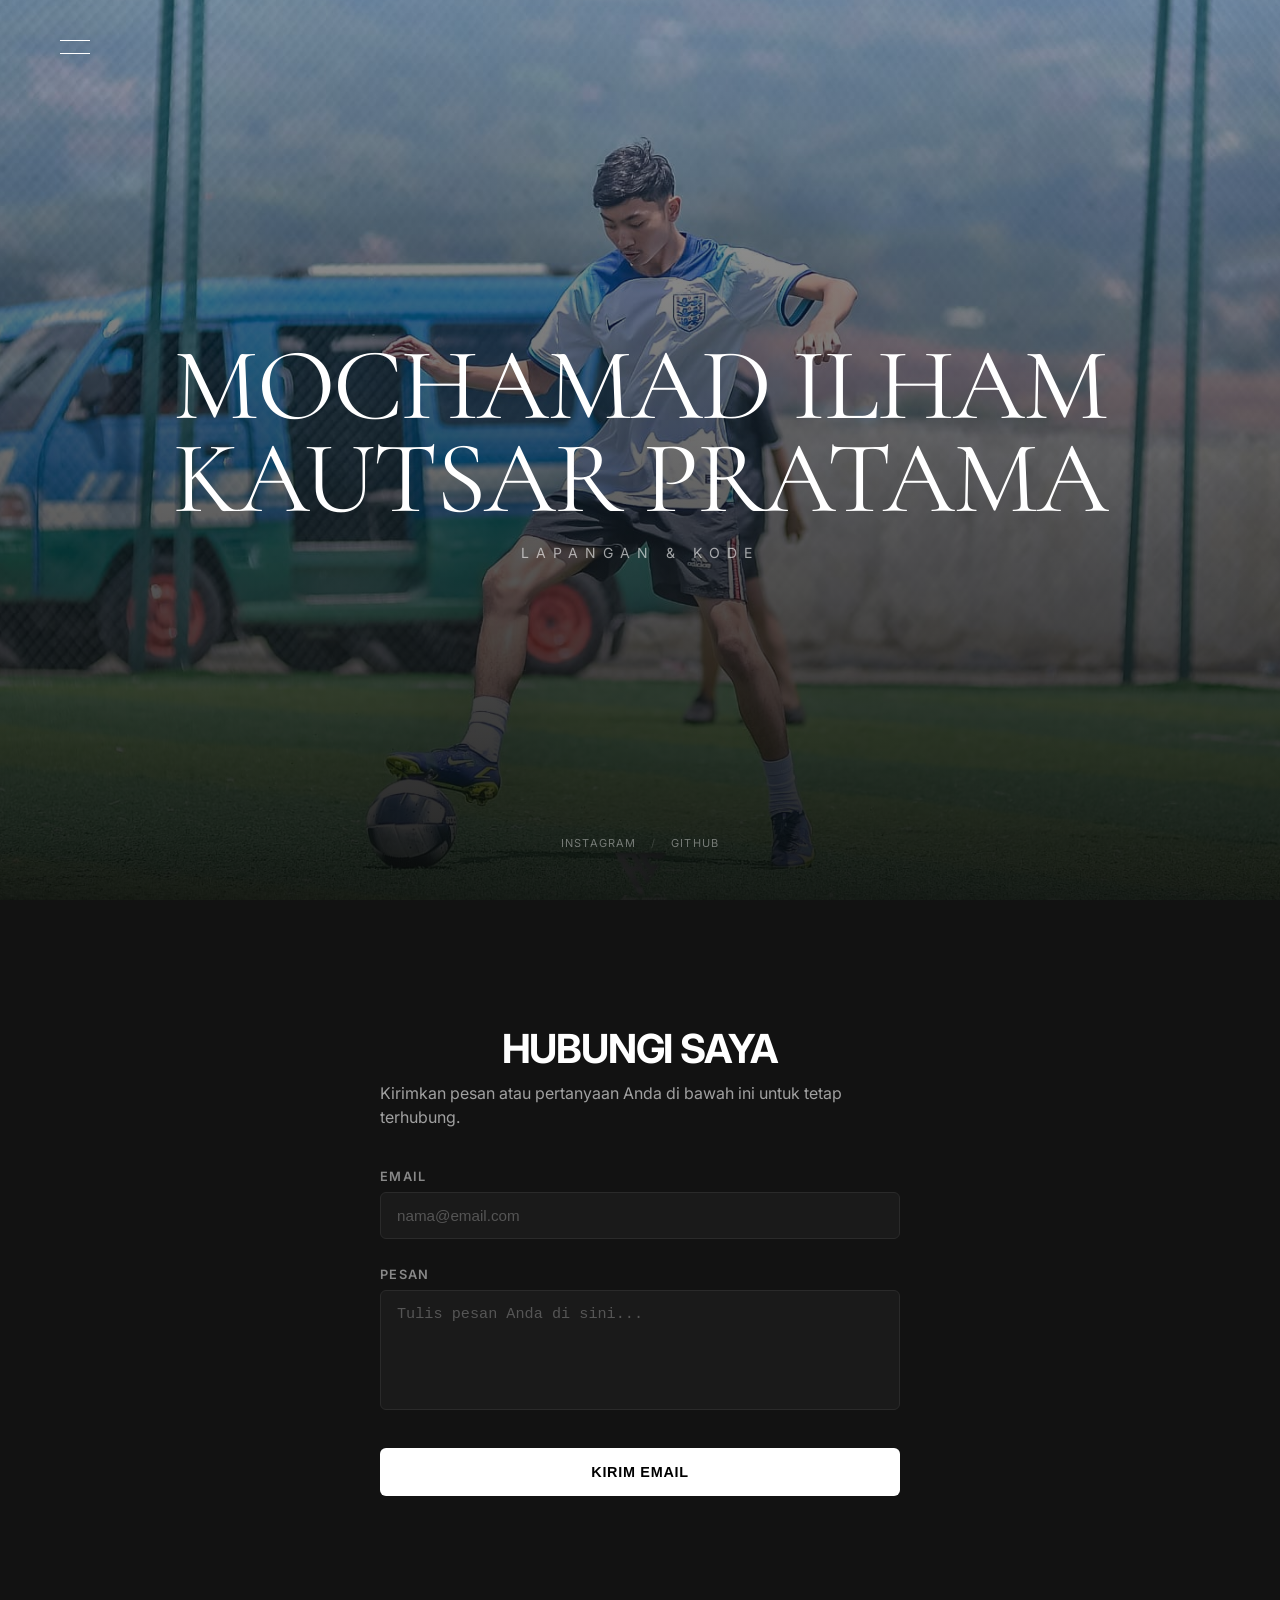
<file: index.html>
<!DOCTYPE html>
<html lang="id">
<head>
    <meta charset="UTF-8">
    <meta name="viewport" content="width=device-width, initial-scale=1.0">
    <title>Mochamad Ilham Kautsar Pratama</title>
    <link rel="stylesheet" href="style.css">
</head>
<body class="lh-home-body">

    <header class="lh-header">
        <button id="lh-menu-trigger" class="lh-menu-btn" aria-label="Toggle Menu">
            <span class="line-top"></span>
            <span class="line-bottom"></span>
        </button>
    </header>

    <div id="lh-menu-overlay" class="lh-menu-overlay">
        <div class="lh-menu-container">
            <div class="lh-overlay-content">
                <nav class="lh-nav-large">
                    <div class="nav-item-wrap"><a href="aboutme.html" class="nav-link-large"><span>01 /</span> ABOUT ME </a></div>
                    <div class="nav-item-wrap"><a href="education.html" class="nav-link-large"><span>02 /</span> EDUCATION </a></div>
                    <div class="nav-item-wrap"><a href="blog.html" class="nav-link-large"><span>03 /</span> BLOG </a></div>
                    <div class="nav-item-wrap"><a href="project.html" class="nav-link-large"><span>04 /</span> PROJECT </a></div>
                </nav>
            </div>

            <div class="lh-menu-footer">
                <p class="menu-tagline">PENGGEMAR SEPAK BOLA & PEMULA REKAYASA PERANGKAT LUNAK</p>
            </div>
        </div>
    </div>

    <main class="lh-hero">
        <div class="lh-hero-bg" style="background-image: url('images/BermainBola.png')"></div>
        <div class="lh-hero-overlay"></div>

        <div class="lh-hero-center">
            <h1 class="lh-main-name">MOCHAMAD ILHAM KAUTSAR PRATAMA</h1>
            <p class="lh-main-subtitle">LAPANGAN & KODE</p>
        </div>

        <div class="lh-hero-bottom">
            <div class="lh-social-links-fixed">
                <a href="https://www.instagram.com/ilhamm_siuuu/" target="_blank">INSTAGRAM</a>
                <span class="sep">/</span>
                <a href="https://github.com/IlhamSiu" target="_blank">GITHUB</a></a>
            </div>
        </div>
    </main>
    
    <section class="lh-contact">
        <div class="lh-contact-container">
            <h2>Hubungi Saya</h2>
            <p>Kirimkan pesan atau pertanyaan Anda di bawah ini untuk tetap terhubung.</p>
            <form class="lh-email-form" action="mailto:ilhammochamad93@email.com" method="post" enctype="text/plain">
                <div class="form-group">
                    <label for="email">Email</label>
                    <input id="email" type="email" name="email" placeholder="nama@email.com" required>
                </div>
                <div class="form-group">
                    <label for="message">Pesan</label>
                    <textarea id="message" name="message" rows="5" placeholder="Tulis pesan Anda di sini..." required></textarea>
                </div>
                <button type="submit" class="lh-btn-submit">Kirim Email</button>
            </form>
        </div>
    </section>

    <script src="script.js"></script>
</body>
</html>
</file>
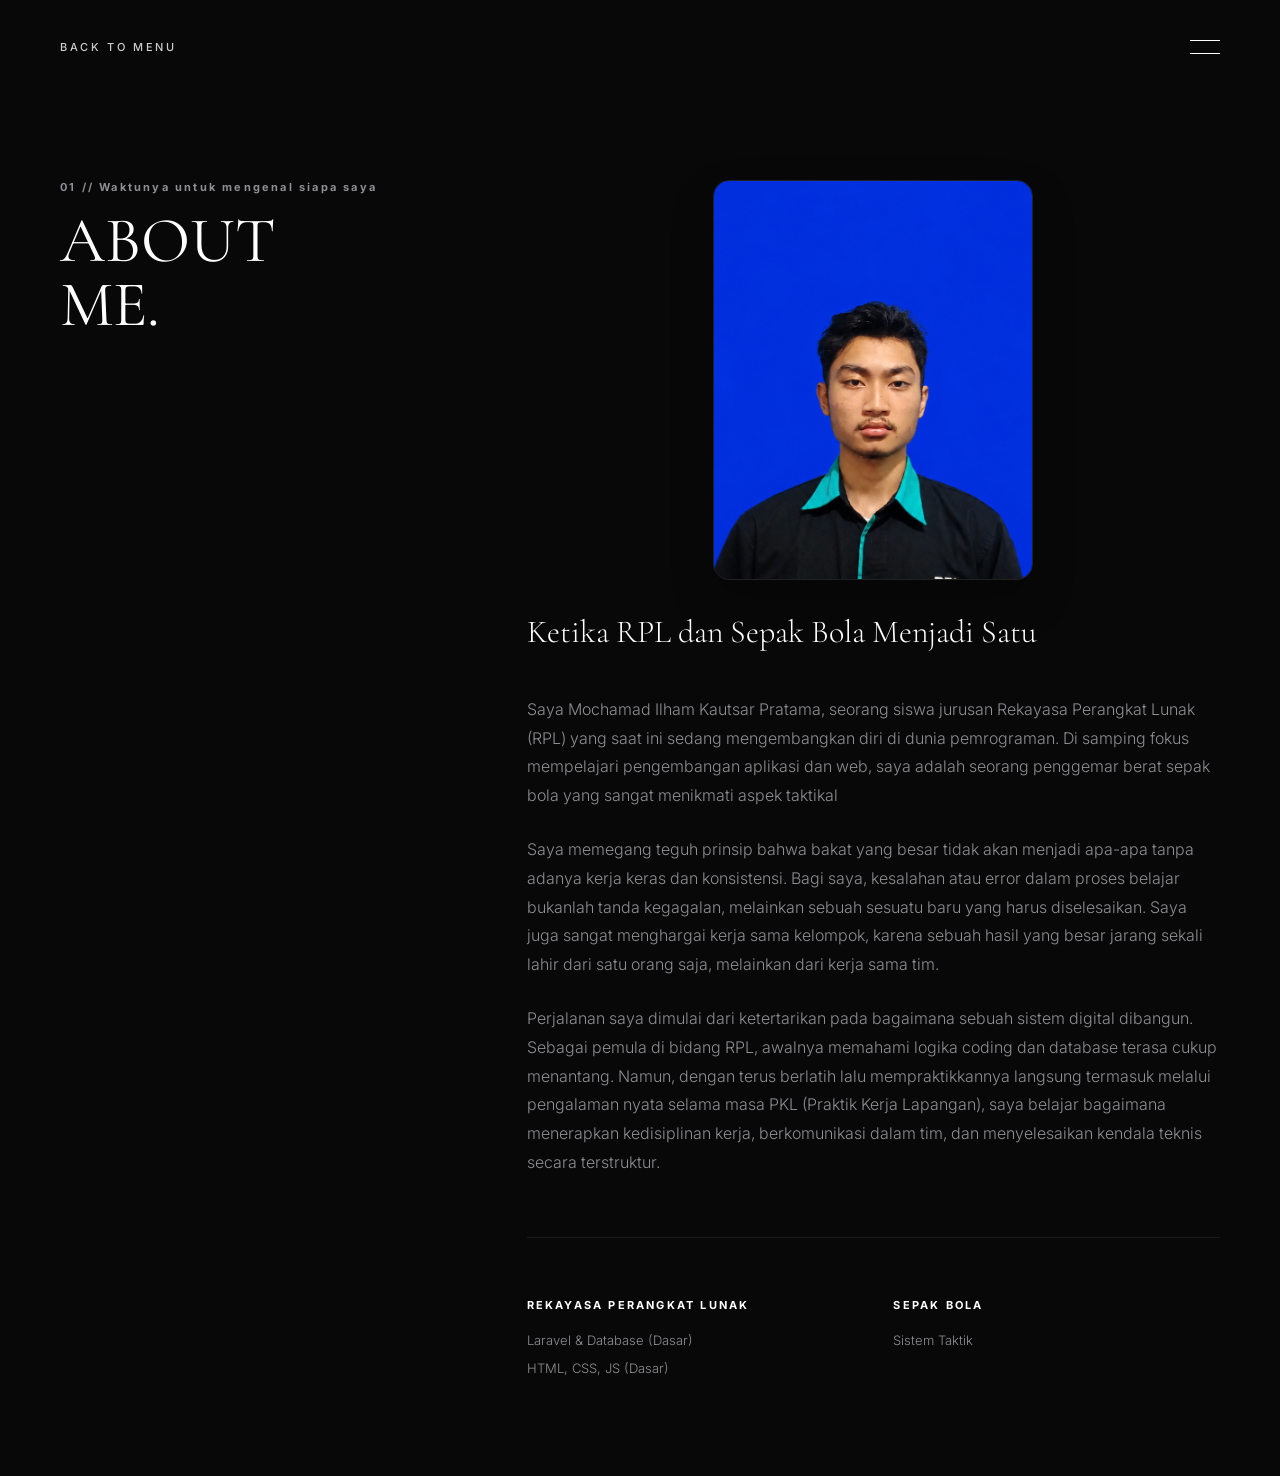
<file: aboutme.html>
<!DOCTYPE html>
<html lang="id">
<head>
    <meta charset="UTF-8">
    <meta name="viewport" content="width=device-width, initial-scale=1.0">
    <title>About Me</title>
    <link rel="stylesheet" href="style.css">
</head>
<body class="lh-inner-body">

   <header class="lh-header inner-header">
        <a href="index.html" id="lh-back-to-menu" class="lh-back-to-menu">BACK TO MENU</a>
        <button id="lh-menu-trigger" class="lh-menu-btn" aria-label="Toggle Menu">
            <span class="line-top"></span>
            <span class="line-bottom"></span>
        </button>
    </header>

    <div id="lh-menu-overlay" class="lh-menu-overlay">
        <div class="lh-menu-container">
            <nav class="lh-nav-large">
                <div class="nav-item-wrap"><a href="about.html" class="nav-link-large active-page"><span>01 /</span> ABOUT</a></div>
                <div class="nav-item-wrap"><a href="education.html" class="nav-link-large"><span>02 /</span> EDUCATION</a></div>
                <div class="nav-item-wrap"><a href="blog.html" class="nav-link-large"><span>03 /</span> BLOG </a></div>
                <div class="nav-item-wrap"><a href="project.html" class="nav-link-large"><span>04 /</span> PROJECT </a></div>
            </nav>
        </div>
    </div>

    <main class="lh-content-wrap fade-in-page">
        <div class="lh-grid-layout">
            
            <div class="lh-grid-col-left">
                <div class="sticky-title">
                    <span class="lh-section-num">01 // Waktunya untuk mengenal siapa saya</span>
                    <h2 class="lh-page-heading">ABOUT <br>ME.</h2>
                </div>
            </div>

            <div class="lh-grid-col-right">
                <div class="lh-profile-photo-wrap">
                    <img src="images/FotoFormal.png" alt="Foto profil Ilham" class="lh-profile-photo">
                </div>
                <p class="lh-editorial-lead">
                    Ketika RPL dan Sepak Bola Menjadi Satu
                </p>
                <div class="lh-editorial-body">
                    <p>Saya Mochamad Ilham Kautsar Pratama, seorang siswa jurusan Rekayasa Perangkat Lunak (RPL) yang saat ini sedang mengembangkan diri di dunia pemrograman. Di samping fokus mempelajari pengembangan aplikasi dan web, saya adalah seorang penggemar berat sepak bola yang sangat menikmati aspek taktikal</p>
                    <p>Saya memegang teguh prinsip bahwa bakat yang besar tidak akan menjadi apa-apa tanpa adanya kerja keras dan konsistensi. Bagi saya, kesalahan atau error dalam proses belajar bukanlah tanda kegagalan, melainkan sebuah sesuatu baru yang harus diselesaikan. Saya juga sangat menghargai kerja sama kelompok, karena sebuah hasil yang besar jarang sekali lahir dari satu orang saja, melainkan dari kerja sama tim.</p>
                    <p>Perjalanan saya dimulai dari ketertarikan pada bagaimana sebuah sistem digital dibangun. Sebagai pemula di bidang RPL, awalnya memahami logika coding dan database terasa cukup menantang. Namun, dengan terus berlatih lalu mempraktikkannya langsung termasuk melalui pengalaman nyata selama masa PKL (Praktik Kerja Lapangan), saya belajar bagaimana menerapkan kedisiplinan kerja, berkomunikasi dalam tim, dan menyelesaikan kendala teknis secara terstruktur.</p>
                </div>

                <div class="lh-line-divider"></div>

                <div class="lh-dual-spec">
                    <div class="spec-block">
                        <h3>REKAYASA PERANGKAT LUNAK</h3>
                        <ul>
                            <li>Laravel & Database (Dasar)</li>
                            <li>HTML, CSS, JS (Dasar)</li>
                        </ul>
                    </div>
                    <div class="spec-block">
                        <h3>SEPAK BOLA</h3>
                        <ul>
                            <li>Sistem Taktik</li>
                        </ul>
                    </div>
                </div>
            </div>

        </div>
    </main>

    <script src="script.js"></script>
</body>
</html>
</file>
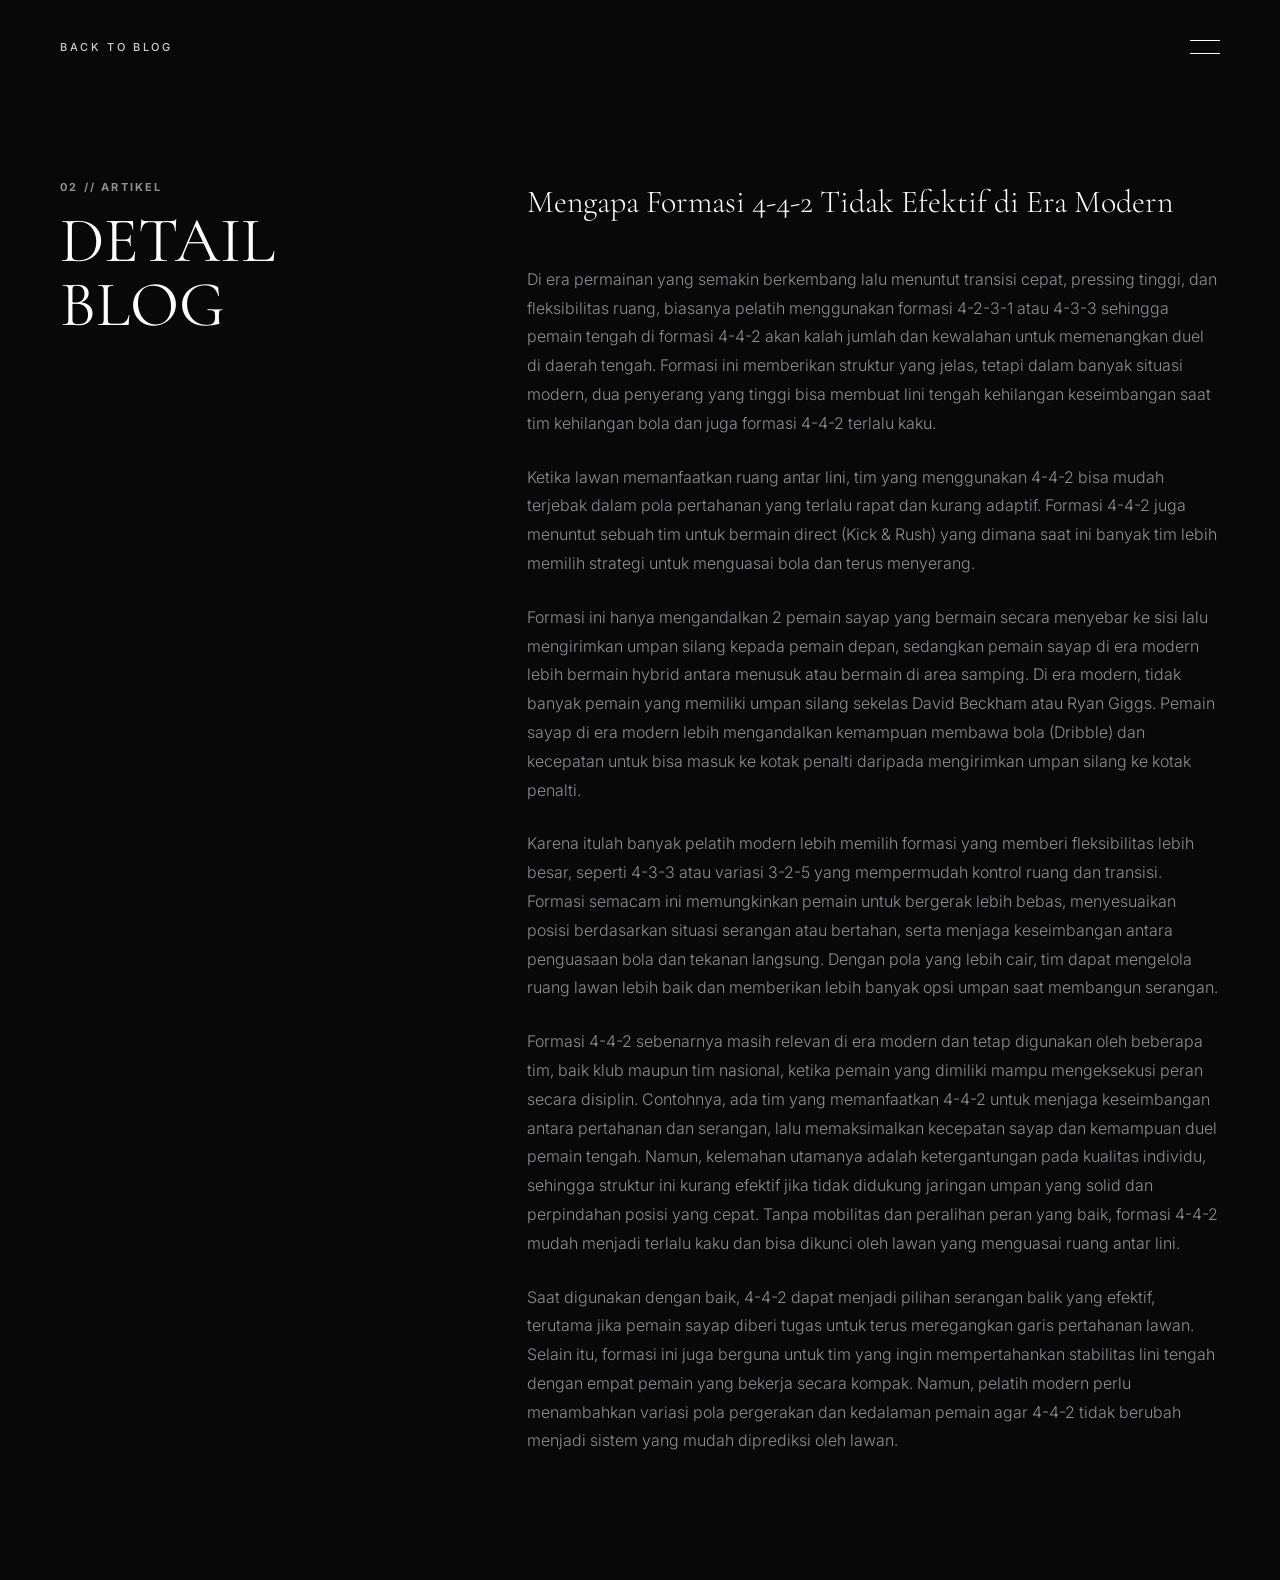
<file: blog-detail.html>
<!DOCTYPE html>
<html lang="id">
<head>
    <meta charset="UTF-8">
    <meta name="viewport" content="width=device-width, initial-scale=1.0">
    <meta http-equiv="refresh" content="0; url=blogdetail_1.html">
    <title>Mengalihkan...</title>
    <script>
        window.location.replace('blogdetail_1.html');
    </script>
</head>
<body></body>
</html>
</file>
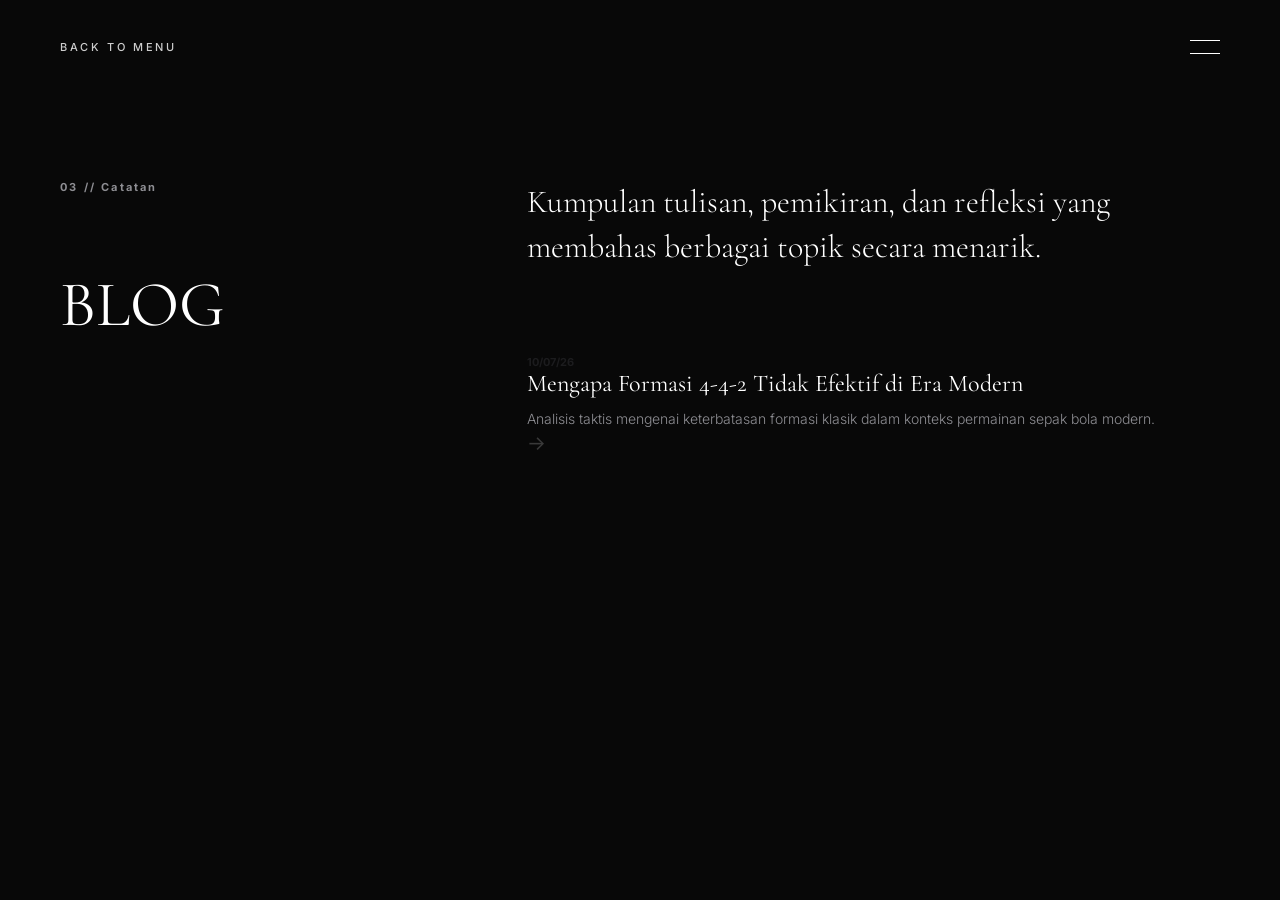
<file: blog.html>
<!DOCTYPE html>
<html lang="id">
<head>
    <meta charset="UTF-8">
    <meta name="viewport" content="width=device-width, initial-scale=1.0">
    <title>Blog</title>
    <link rel="stylesheet" href="style.css">
</head>
<body class="lh-inner-body">

    <header class="lh-header inner-header">
        <a href="index.html" id="lh-back-to-menu" class="lh-back-to-menu">BACK TO MENU</a>
        <button id="lh-menu-trigger" class="lh-menu-btn" aria-label="Toggle Menu">
            <span class="line-top"></span>
            <span class="line-bottom"></span>
        </button>
    </header>

    <div id="lh-menu-overlay" class="lh-menu-overlay">
        <div class="lh-menu-container">
            <nav class="lh-nav-large">
                <div class="nav-item-wrap"><a href="about.html" class="nav-link-large"><span>01 /</span> ABOUT</a></div>
                <div class="nav-item-wrap"><a href="education.html" class="nav-link-large"><span>02 /</span> EDUCATION</a></div>
                <div class="nav-item-wrap"><a href="blog.html" class="nav-link-large active-page"><span>03 /</span> BLOG </a></div>
                <div class="nav-item-wrap"><a href="project.html" class="nav-link-large"><span>04 /</span> PROJECT </a></div>
            </nav>
        </div>
    </div>

    <main class="lh-content-wrap fade-in-page">

        <div class="lh-grid-layout">
            
            <div class="lh-grid-col-left">
                <div class="sticky-title">
                    <span class="lh-section-num">03 // Catatan </span>
                    <h2 class="lh-page-heading"><br> BLOG </h2>
                </div>
            </div>

            <div class="lh-grid-col-right">
                <p class="lh-editorial-lead">Kumpulan tulisan, pemikiran, dan refleksi yang membahas berbagai topik secara menarik.</p>
                
                <div class="lh-editorial-list">
                    
                    <a href="blogdetail_1.html" class="lh-list-item">
                        <span class="item-index">10/07/26</span>
                        <div class="item-content">
                            <h3>Mengapa Formasi 4-4-2 Tidak Efektif di Era Modern</h3>
                            <p>Analisis taktis mengenai keterbatasan formasi klasik dalam konteks permainan sepak bola modern.</p>
                        </div>
                        <span class="item-arrow">&rarr;</span>
                    </a>

                </div>
            </div>

        </div>
    </main>

    <script src="script.js"></script>
</body>
</html>
</file>
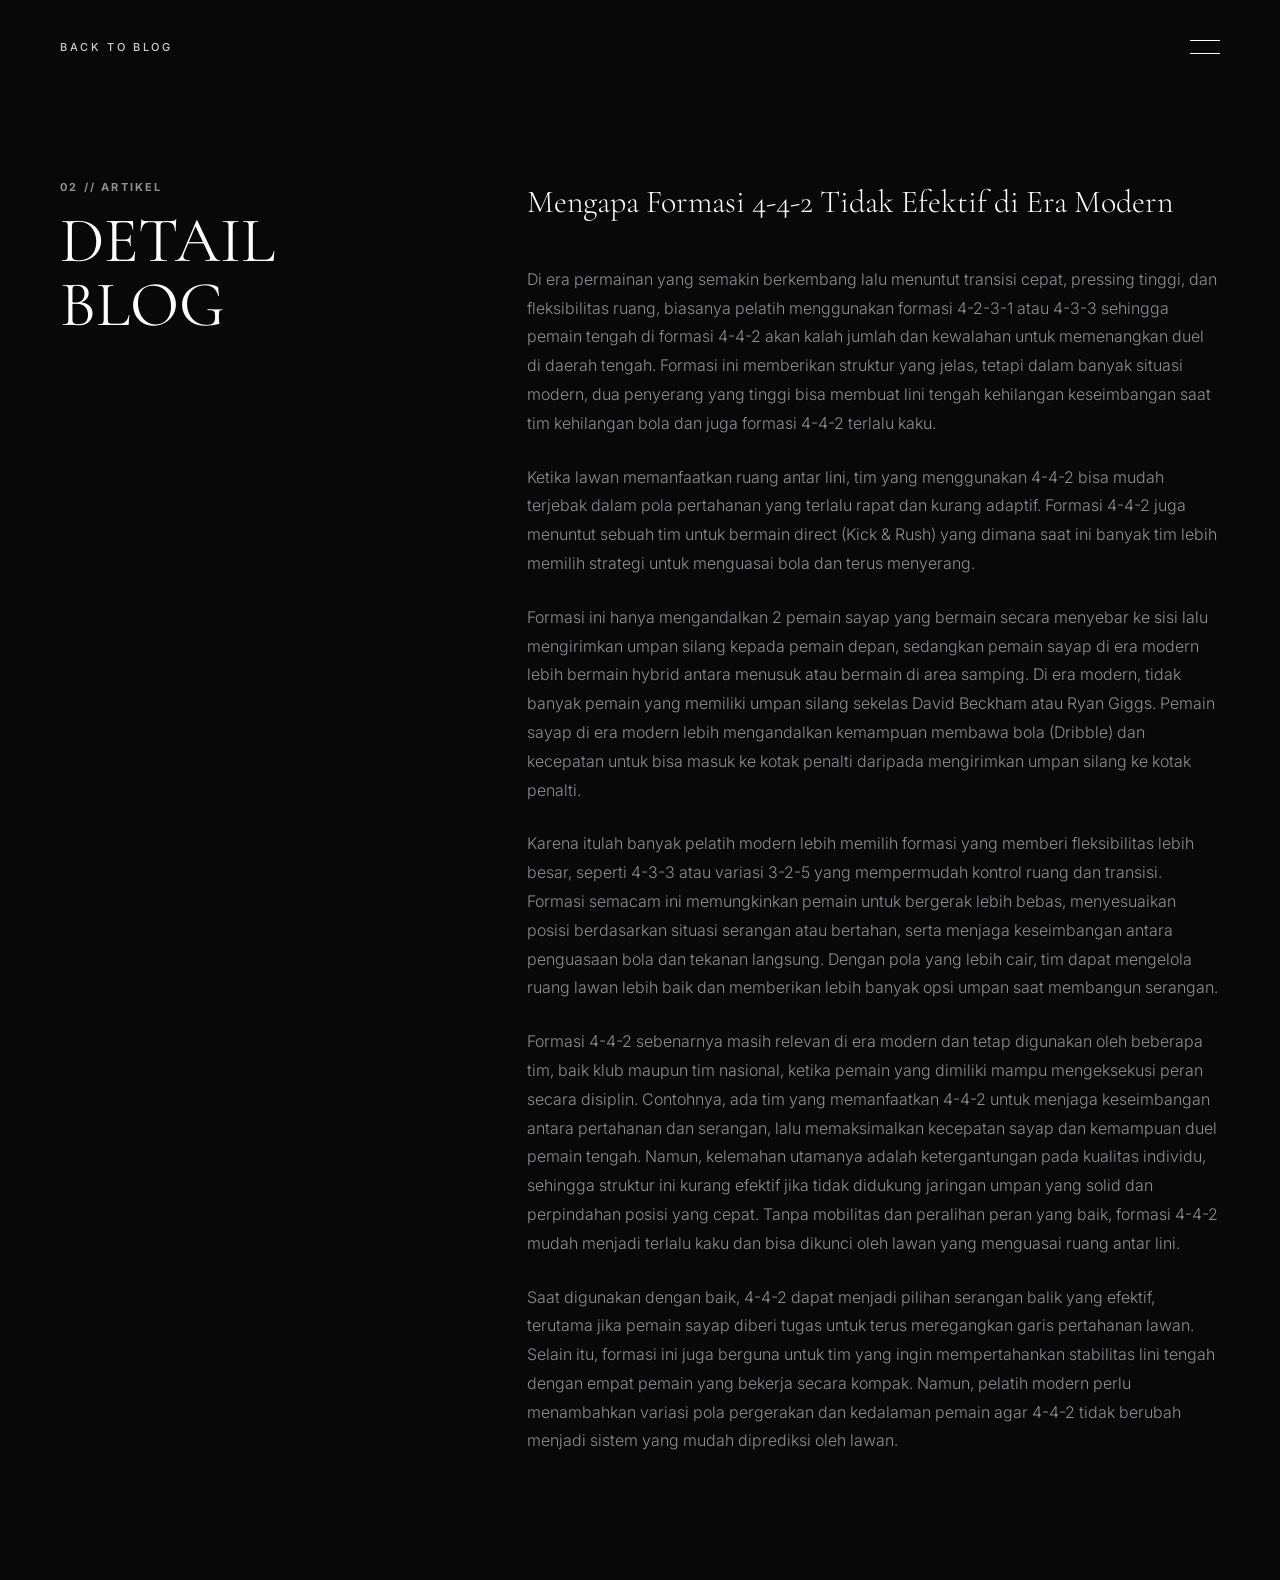
<file: blogdetail_1.html>
<!DOCTYPE html>
<html lang="id">
<head>
    <meta charset="UTF-8">
    <meta name="viewport" content="width=device-width, initial-scale=1.0">
    <title>Detail Blog</title>
    <link rel="stylesheet" href="style.css">
</head>
<body class="lh-inner-body">

    <header class="lh-header inner-header">
        <a href="blog.html" id="lh-back-to-menu" class="lh-back-to-menu">BACK TO BLOG</a>
        <button id="lh-menu-trigger" class="lh-menu-btn" aria-label="Toggle Menu">
            <span class="line-top"></span>
            <span class="line-bottom"></span>
        </button>
    </header>

    <div id="lh-menu-overlay" class="lh-menu-overlay">
        <div class="lh-menu-container">
            <nav class="lh-nav-large">
                <div class="nav-item-wrap"><a href="about.html" class="nav-link-large"><span>01 /</span> ABOUT</a></div>
                <div class="nav-item-wrap"><a href="education.html" class="nav-link-large"><span>02 /</span> EDUCATION</a></div>
                <div class="nav-item-wrap"><a href="blog.html" class="nav-link-large active-page"><span>03 /</span> BLOG</a></div>
            </nav>
        </div>
    </div>

    <main class="lh-content-wrap fade-in-page">
        <div class="lh-grid-layout">
            <div class="lh-grid-col-left">
                <div class="sticky-title">
                    <span class="lh-section-num">02 // ARTIKEL</span>
                    <h2 class="lh-page-heading">DETAIL <br> BLOG </h2>
                </div>
            </div>

            <div class="lh-grid-col-right">
                <p class="lh-editorial-lead">Mengapa Formasi 4-4-2 Tidak Efektif di Era Modern</p>

                <div class="lh-editorial-body">
                    <p>Di era permainan yang semakin berkembang lalu menuntut transisi cepat, pressing tinggi, dan fleksibilitas ruang, biasanya pelatih menggunakan formasi 4-2-3-1 atau 4-3-3 sehingga pemain tengah di formasi 4-4-2 akan kalah jumlah dan kewalahan untuk memenangkan duel di daerah tengah. Formasi ini memberikan struktur yang jelas, tetapi dalam banyak situasi modern, dua penyerang yang tinggi bisa membuat lini tengah kehilangan keseimbangan saat tim kehilangan bola dan juga formasi 4-4-2 terlalu kaku.</p>
                    <p>Ketika lawan memanfaatkan ruang antar lini, tim yang menggunakan 4-4-2 bisa mudah terjebak dalam pola pertahanan yang terlalu rapat dan kurang adaptif. Formasi 4-4-2 juga menuntut sebuah tim untuk bermain direct (Kick & Rush) yang dimana saat ini banyak tim lebih memilih strategi untuk menguasai bola dan terus menyerang.</p>
                    <p>Formasi ini hanya mengandalkan 2 pemain sayap yang bermain secara menyebar ke sisi lalu mengirimkan umpan silang kepada pemain depan, sedangkan pemain sayap di era modern lebih bermain hybrid antara menusuk atau bermain di area samping. Di era modern, tidak banyak pemain yang memiliki umpan silang sekelas David Beckham atau Ryan Giggs. Pemain sayap di era modern lebih mengandalkan kemampuan membawa bola (Dribble) dan kecepatan untuk bisa masuk ke kotak penalti daripada mengirimkan umpan silang ke kotak penalti.</p>
                    <p>Karena itulah banyak pelatih modern lebih memilih formasi yang memberi fleksibilitas lebih besar, seperti 4-3-3 atau variasi 3-2-5 yang mempermudah kontrol ruang dan transisi. Formasi semacam ini memungkinkan pemain untuk bergerak lebih bebas, menyesuaikan posisi berdasarkan situasi serangan atau bertahan, serta menjaga keseimbangan antara penguasaan bola dan tekanan langsung. Dengan pola yang lebih cair, tim dapat mengelola ruang lawan lebih baik dan memberikan lebih banyak opsi umpan saat membangun serangan.</p>
                    <p>Formasi 4-4-2 sebenarnya masih relevan di era modern dan tetap digunakan oleh beberapa tim, baik klub maupun tim nasional, ketika pemain yang dimiliki mampu mengeksekusi peran secara disiplin. Contohnya, ada tim yang memanfaatkan 4-4-2 untuk menjaga keseimbangan antara pertahanan dan serangan, lalu memaksimalkan kecepatan sayap dan kemampuan duel pemain tengah. Namun, kelemahan utamanya adalah ketergantungan pada kualitas individu, sehingga struktur ini kurang efektif jika tidak didukung jaringan umpan yang solid dan perpindahan posisi yang cepat. Tanpa mobilitas dan peralihan peran yang baik, formasi 4-4-2 mudah menjadi terlalu kaku dan bisa dikunci oleh lawan yang menguasai ruang antar lini.</p>
                    <p>Saat digunakan dengan baik, 4-4-2 dapat menjadi pilihan serangan balik yang efektif, terutama jika pemain sayap diberi tugas untuk terus meregangkan garis pertahanan lawan. Selain itu, formasi ini juga berguna untuk tim yang ingin mempertahankan stabilitas lini tengah dengan empat pemain yang bekerja secara kompak. Namun, pelatih modern perlu menambahkan variasi pola pergerakan dan kedalaman pemain agar 4-4-2 tidak berubah menjadi sistem yang mudah diprediksi oleh lawan.</p>
                </div>
            </div>
        </div>
    </main>

    <script src="script.js"></script>
</body>
</html>
</file>
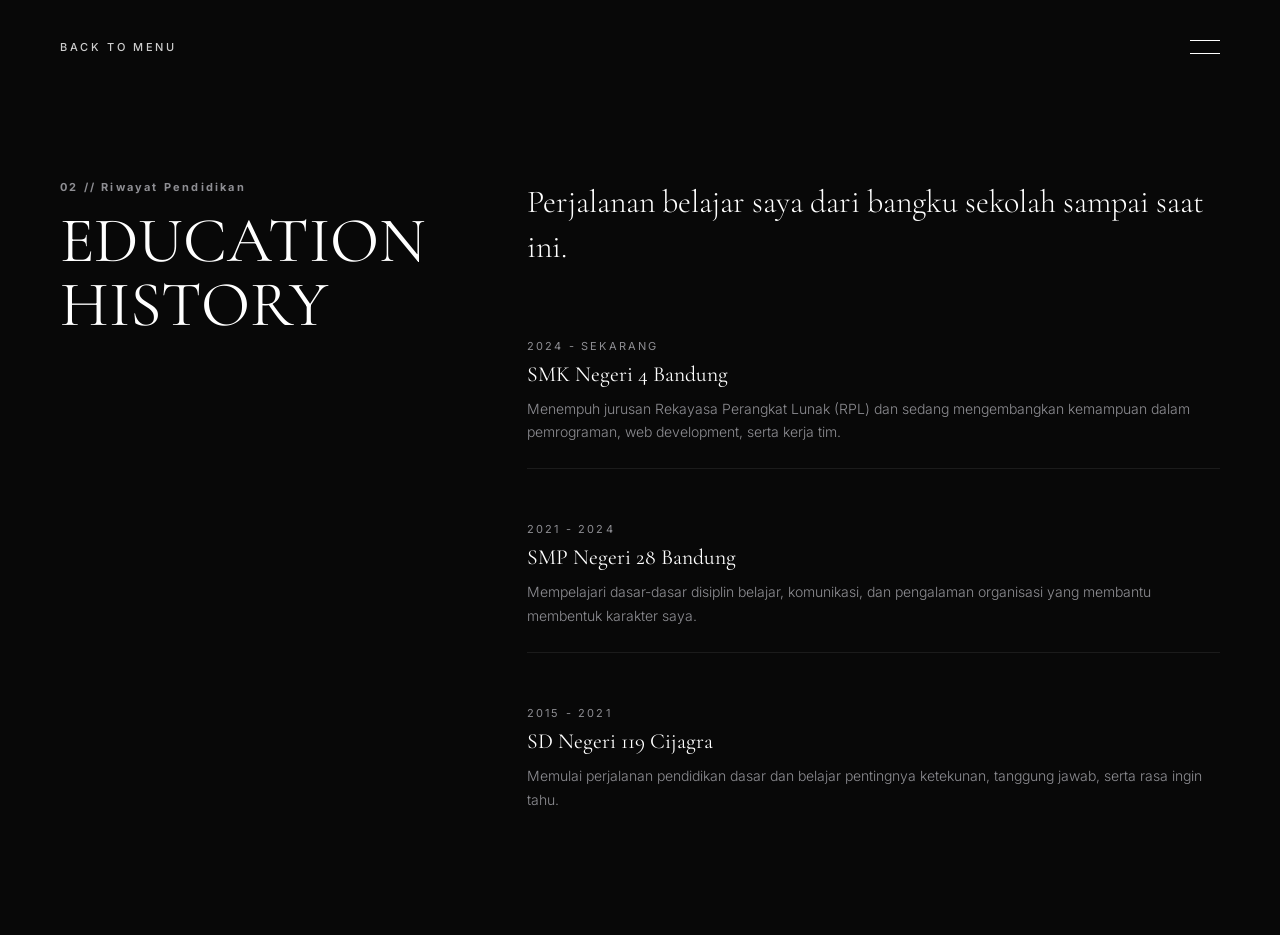
<file: education.html>
<!DOCTYPE html>
<html lang="id">
<head>
    <meta charset="UTF-8">
    <meta name="viewport" content="width=device-width, initial-scale=1.0">
    <title>Education History</title>
    <link rel="stylesheet" href="style.css">
</head>
<body class="lh-inner-body">

    <header class="lh-header inner-header">
        <a href="index.html" id="lh-back-to-menu" class="lh-back-to-menu">BACK TO MENU</a>
        <button id="lh-menu-trigger" class="lh-menu-btn" aria-label="Toggle Menu">
            <span class="line-top"></span>
            <span class="line-bottom"></span>
        </button>
    </header>

    <div id="lh-menu-overlay" class="lh-menu-overlay">
        <div class="lh-menu-container">
            <nav class="lh-nav-large">
                <div class="nav-item-wrap"><a href="about.html" class="nav-link-large"><span>01 /</span> ABOUT</a></div>
                <div class="nav-item-wrap"><a href="education.html" class="nav-link-large active-page"><span>02 /</span> EDUCATION</a></div>
                <div class="nav-item-wrap"><a href="blog.html" class="nav-link-large"><span>03 /</span> BLOG </a></div>
                <div class="nav-item-wrap"><a href="project.html" class="nav-link-large"><span>04 /</span> PROJECT </a></div>
            </nav>
        </div>
    </div>

    <main class="lh-content-wrap fade-in-page">
        <div class="lh-grid-layout">
            <div class="lh-grid-col-left">
                <div class="sticky-title">
                    <span class="lh-section-num">02 // Riwayat Pendidikan</span>
                    <h2 class="lh-page-heading">EDUCATION <br>HISTORY</h2>
                </div>
            </div>

            <div class="lh-grid-col-right">
                <p class="lh-editorial-lead">Perjalanan belajar saya dari bangku sekolah sampai saat ini.</p>

                <div class="lh-education-list">
                    <div class="lh-education-item">
                        <span class="edu-year">2024 - Sekarang</span>
                        <h3>SMK Negeri 4 Bandung</h3>
                        <p>Menempuh jurusan Rekayasa Perangkat Lunak (RPL) dan sedang mengembangkan kemampuan dalam pemrograman, web development, serta kerja tim.</p>
                    </div>

                    <div class="lh-education-item">
                        <span class="edu-year">2021 - 2024</span>
                        <h3>SMP Negeri 28 Bandung</h3>
                        <p>Mempelajari dasar-dasar disiplin belajar, komunikasi, dan pengalaman organisasi yang membantu membentuk karakter saya.</p>
                    </div>

                    <div class="lh-education-item">
                        <span class="edu-year">2015 - 2021</span>
                        <h3>SD Negeri 119 Cijagra</h3>
                        <p>Memulai perjalanan pendidikan dasar dan belajar pentingnya ketekunan, tanggung jawab, serta rasa ingin tahu.</p>
                    </div>
                </div>
            </div>
        </div>
    </main>

    <script src="script.js"></script>
</body>
</html>
</file>
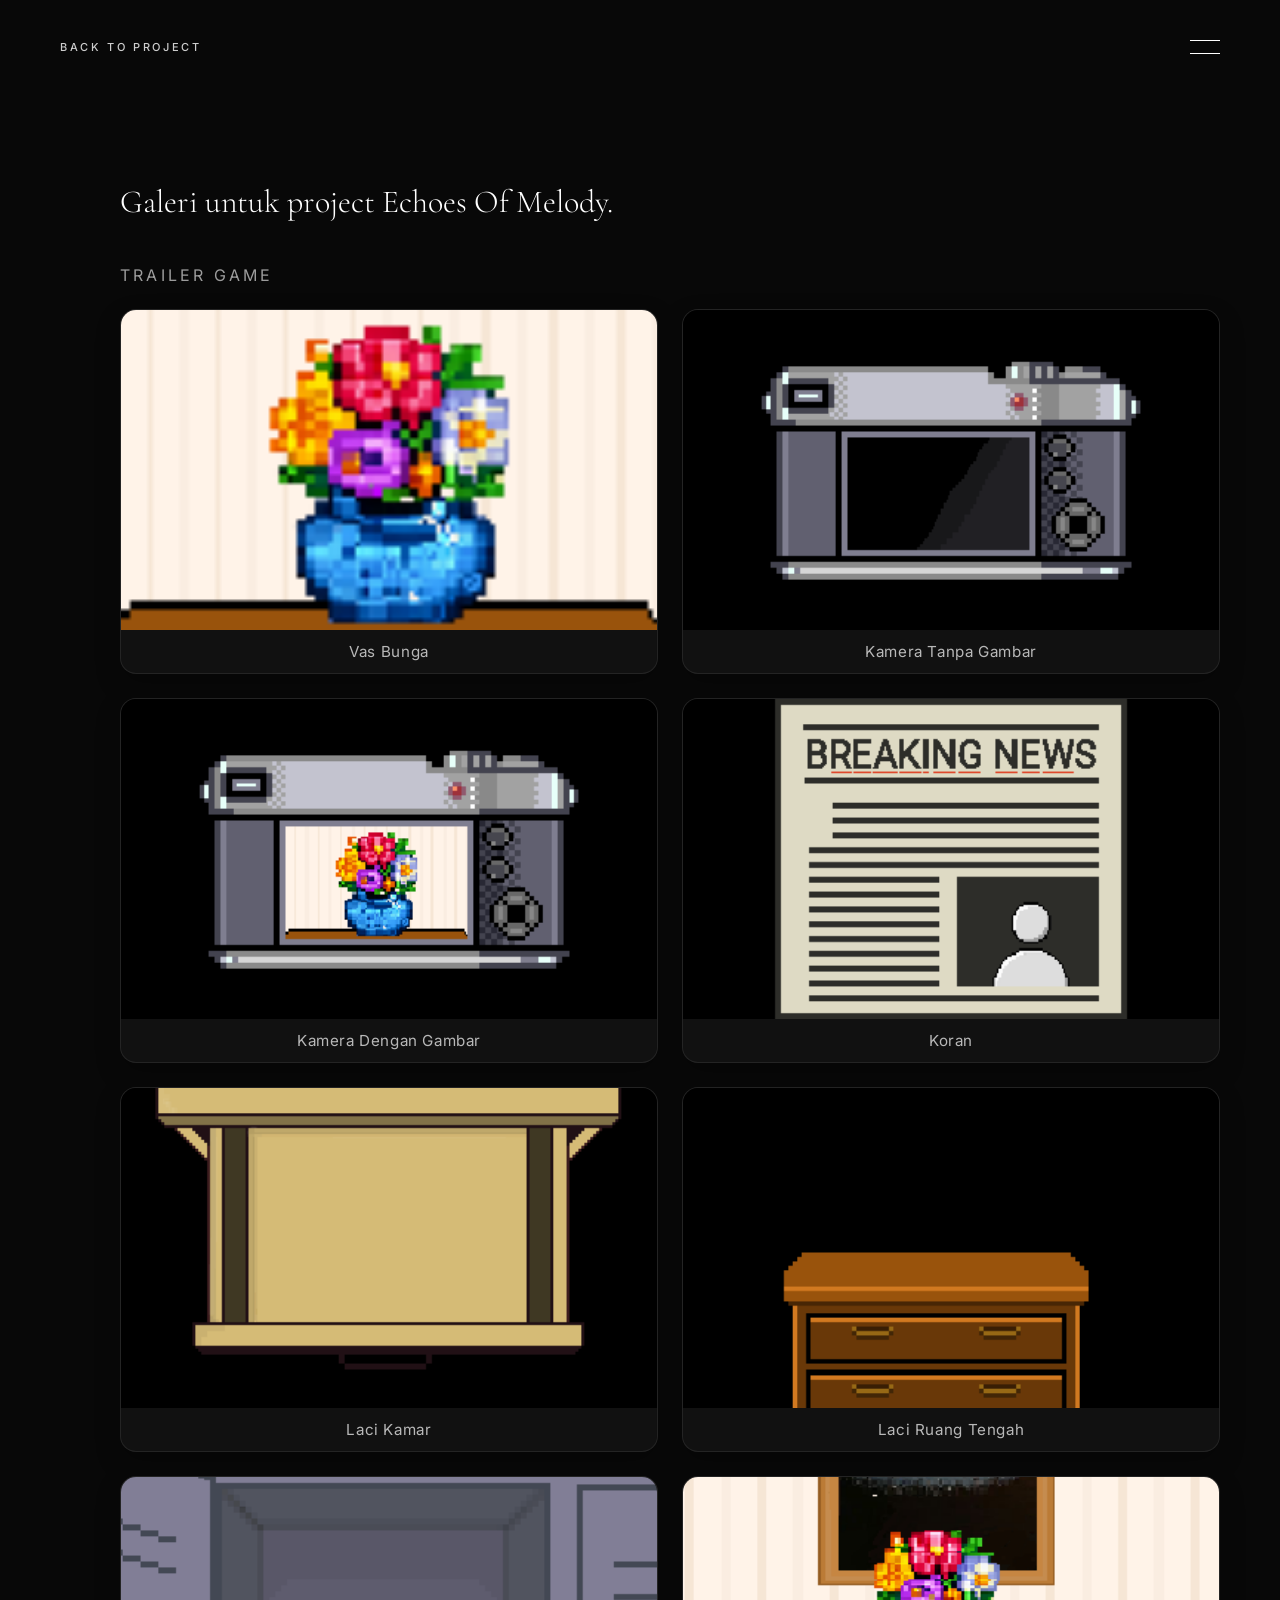
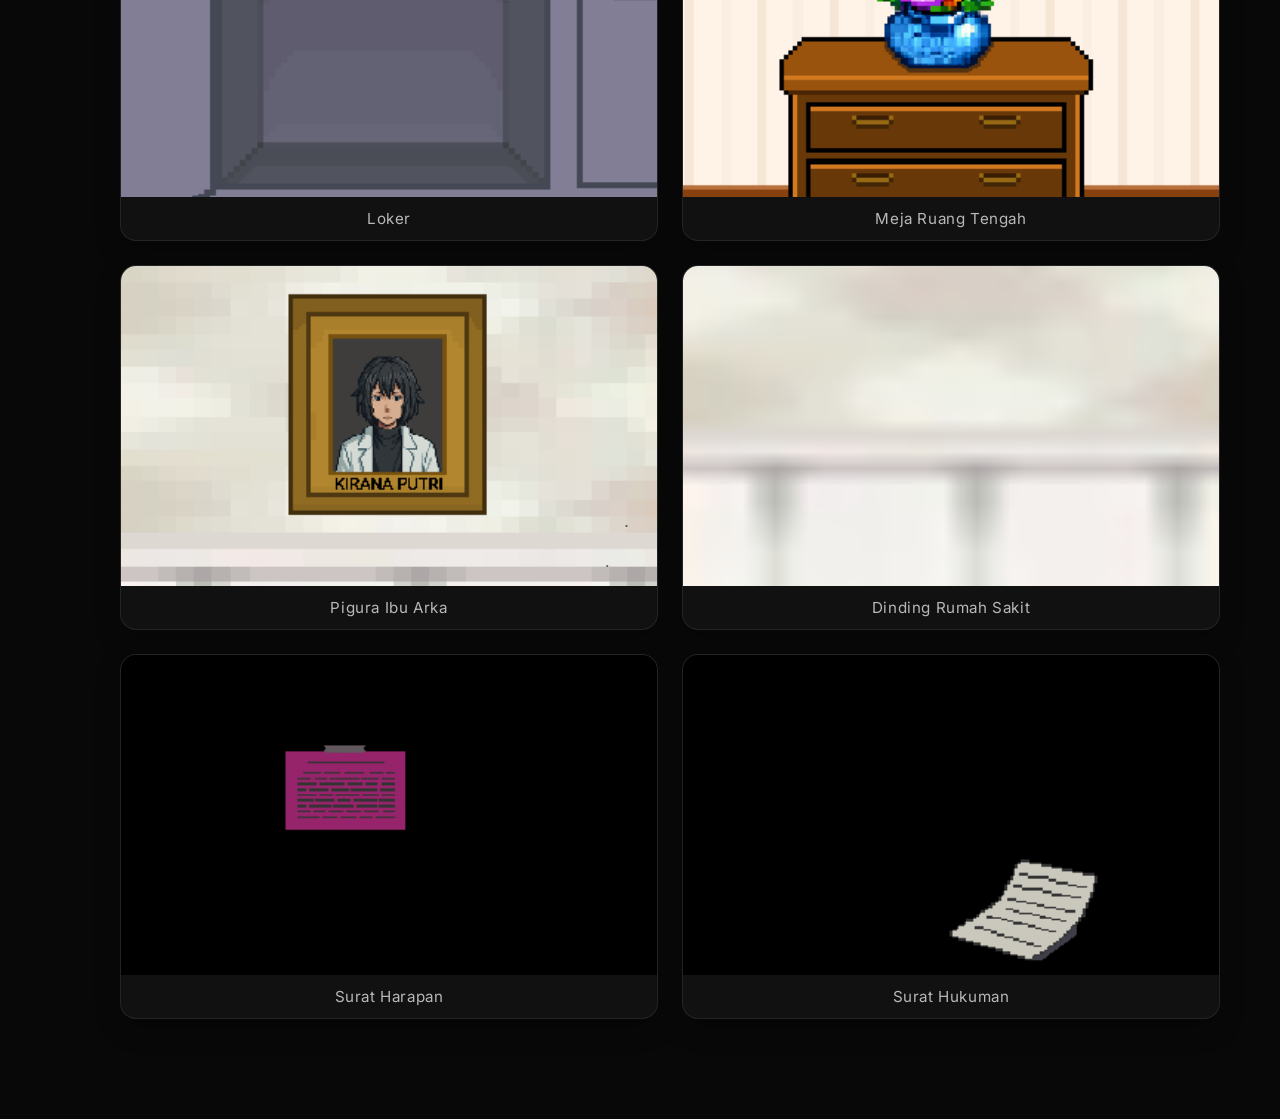
<file: eom.html>
<!DOCTYPE html>
<html lang="id">
<head>
    <meta charset="UTF-8">
    <meta name="viewport" content="width=device-width, initial-scale=1.0">
    <title>EOM Gallery</title>
    <link rel="stylesheet" href="style.css">
    <style>
        body.lh-inner-body {
            background-color: var(--black);
            color: var(--white);
        }

        .youtube-link {
            display: inline-block;
            margin-bottom: 24px;
            color: rgba(255, 255, 255, 0.6);
            text-decoration: none;
            font-size: 16px;
            letter-spacing: 0.2em;
            text-transform: uppercase;
        }

        .youtube-link:hover {
            color: var(--white);
        }

        .gallery {
            display: grid;
            grid-template-columns: repeat(2, minmax(0, 1fr));
            gap: 24px;
        }

        .photo-card {
            background: rgba(255, 255, 255, 0.04);
            border: 1px solid rgba(255, 255, 255, 0.08);
            border-radius: 16px;
            overflow: hidden;
            box-shadow: 0 10px 24px rgba(0, 0, 0, 0.25);
        }

        .photo-card img {
            width: 100%;
            height: 320px;
            object-fit: cover;
            object-position: center center;
            display: block;
            background-color: #000;
            image-rendering: -webkit-optimize-contrast;
            image-rendering: crisp-edges;
            transform: translateZ(0);
            -webkit-backface-visibility: hidden;
            backface-visibility: hidden;
        }

        .photo-name {
            padding: 12px 14px;
            text-align: center;
            font-size: 0.95rem;
            color: rgba(255, 255, 255, 0.7);
            letter-spacing: 0.04em;
        }

        @media (max-width: 900px) {
            .lh-grid-layout {
                grid-template-columns: 1fr;
                gap: 30px;
            }

            .lh-grid-col-right {
                padding-left: 0;
            }

            .gallery {
                grid-template-columns: 1fr;
            }
        }
    </style>
</head>
<body class="lh-inner-body">
    <header class="lh-header inner-header">
        <a href="project.html" id="lh-back-to-menu" class="lh-back-to-menu">BACK TO PROJECT</a>
        <button id="lh-menu-trigger" class="lh-menu-btn" aria-label="Toggle Menu">
            <span class="line-top"></span>
            <span class="line-bottom"></span>
        </button>
    </header>

    <div id="lh-menu-overlay" class="lh-menu-overlay">
        <div class="lh-menu-container">
            <nav class="lh-nav-large">
                <div class="nav-item-wrap"><a href="aboutme.html" class="nav-link-large"><span>01 /</span> ABOUT</a></div>
                <div class="nav-item-wrap"><a href="education.html" class="nav-link-large"><span>02 /</span> EDUCATION</a></div>
                <div class="nav-item-wrap"><a href="blog.html" class="nav-link-large"><span>03 /</span> BLOG</a></div>
                <div class="nav-item-wrap"><a href="project.html" class="nav-link-large active-page"><span>04 /</span> PROJECT</a></div>
            </nav>
        </div>
    </div>

    <main class="lh-content-wrap fade-in-page">

            <div class="lh-grid-col-right">
                <p class="lh-editorial-lead">Galeri untuk project Echoes Of Melody.</p>
                <a class="youtube-link" href="https://youtu.be/FHddxPPlaA8?si=yJdZWtJBCIvR5yfo" target="_blank" rel="noopener noreferrer">Trailer Game</a>
                <div class="gallery">
                    <div class="photo-card">
                        <img src="eomgallery/FotoVas.png" alt="Foto Vas">
                        <div class="photo-name">Vas Bunga</div>
                    </div>
                    <div class="photo-card">
                        <img src="eomgallery/Kamera1.png" alt="Foto Kamera Tanpa Gambar">
                        <div class="photo-name">Kamera Tanpa Gambar</div>
                    </div>
                    <div class="photo-card">
                        <img src="eomgallery/Kamera2.png" alt="Foto Kamera Dengan Gambar">
                        <div class="photo-name">Kamera Dengan Gambar</div>
                    </div>
                    <div class="photo-card">
                        <img src="eomgallery/Koran_Fullscreen.png" alt="Foto Koran">
                        <div class="photo-name">Koran</div>
                    </div>
                    <div class="photo-card">
                        <img src="eomgallery/LaciKamar.png" alt="Foto Laci Kamar">
                        <div class="photo-name">Laci Kamar</div>
                    </div>
                    <div class="photo-card">
                        <img src="eomgallery/LaciRuangTengah.png" alt="Foto Laci Ruang Tengah">
                            <div class="photo-name">Laci Ruang Tengah</div>
                    </div>
                    <div class="photo-card">
                        <img src="eomgallery/Loker.png" alt="Foto Loker">
                        <div class="photo-name">Loker</div>
                    </div>
                    <div class="photo-card">
                        <img src="eomgallery/MejaRuangTengah_0001.png" alt="Foto Meja Ruang Tengah">
                        <div class="photo-name">Meja Ruang Tengah</div>
                    </div>
                    <div class="photo-card">
                        <img src="eomgallery/PiguraIbuArka.png" alt="Foto Pigura Ibu Arka">
                        <div class="photo-name">Pigura Ibu Arka</div>
                    </div>
                    <div class="photo-card">
                        <img src="eomgallery/rs (dinding).png" alt="Foto Dinding Rumah Sakit">
                        <div class="photo-name">Dinding Rumah Sakit</div>
                    </div>
                    <div class="photo-card">
                        <img src="eomgallery/Surat Harapan ( Aveera).png" alt="Foto Surat Harapan">
                        <div class="photo-name">Surat Harapan</div>
                    </div>
                    <div class="photo-card">
                        <img src="eomgallery/Surat Hukuman ( Aveera ).png" alt="Foto Surat Hukuman">
                        <div class="photo-name">Surat Hukuman</div>
                    </div>
                </div>
            </div>
        </div>
    </main>

    <script src="script.js"></script>
</body>
</html>
</file>
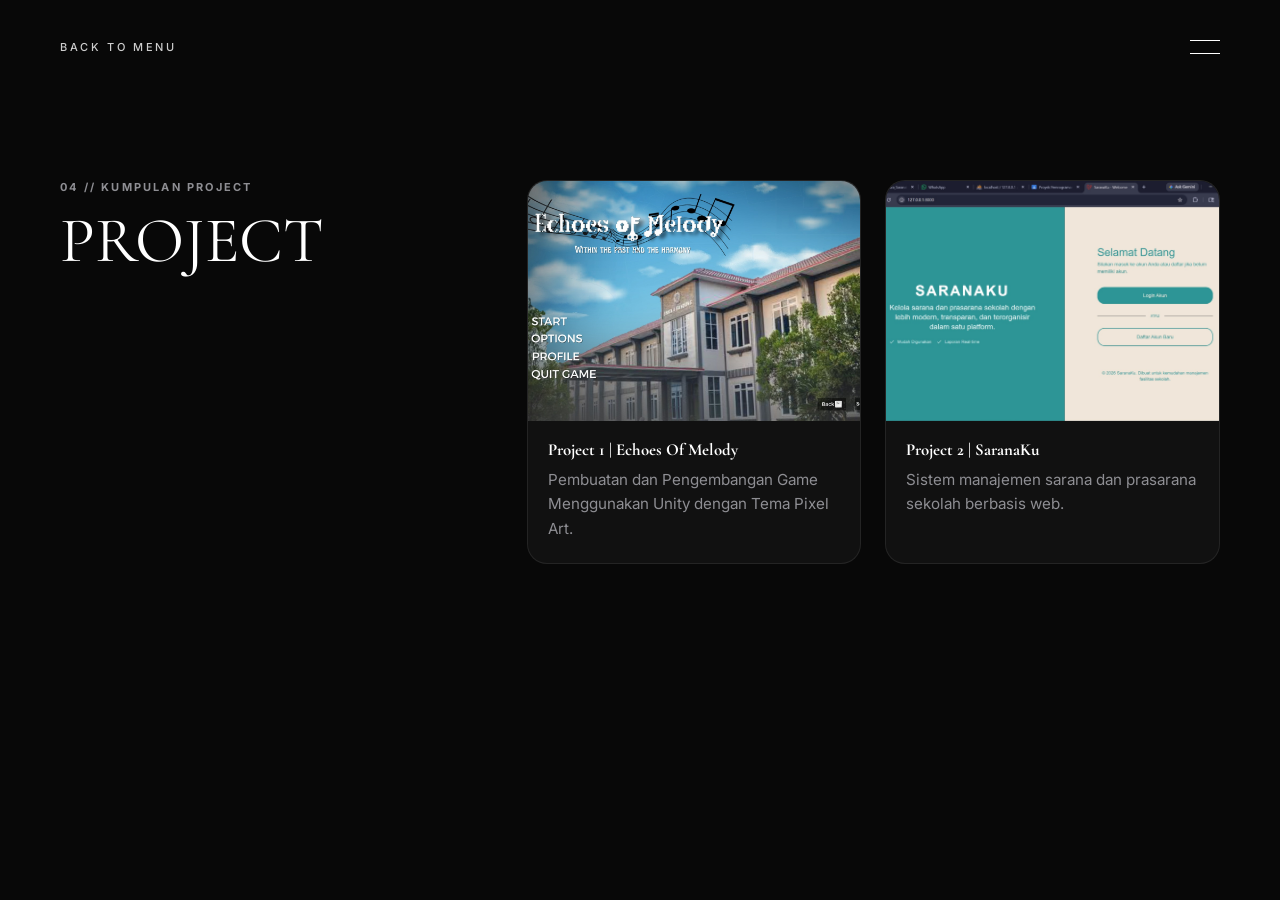
<file: project.html>
<!DOCTYPE html>
<html lang="id">
<head>
    <meta charset="UTF-8">
    <meta name="viewport" content="width=device-width, initial-scale=1.0">
    <title>Project</title>
    <link rel="stylesheet" href="style.css">
</head>
<body class="lh-inner-body">

    <header class="lh-header inner-header">
        <a href="index.html" id="lh-back-to-menu" class="lh-back-to-menu">BACK TO MENU</a>
        <button id="lh-menu-trigger" class="lh-menu-btn" aria-label="Toggle Menu">
            <span class="line-top"></span>
            <span class="line-bottom"></span>
        </button>
    </header>

    <div id="lh-menu-overlay" class="lh-menu-overlay">
        <div class="lh-menu-container">
            <nav class="lh-nav-large">
                <div class="nav-item-wrap"><a href="aboutme.html" class="nav-link-large"><span>01 /</span> ABOUT</a></div>
                <div class="nav-item-wrap"><a href="education.html" class="nav-link-large"><span>02 /</span> EDUCATION</a></div>
                <div class="nav-item-wrap"><a href="blog.html" class="nav-link-large"><span>03 /</span> BLOG</a></div>
                <div class="nav-item-wrap"><a href="project.html" class="nav-link-large active-page"><span>04 /</span> PROJECT</a></div>
            </nav>
        </div>
    </div>

    <main class="lh-content-wrap fade-in-page">
        <div class="lh-grid-layout">
            <div class="lh-grid-col-left">
                <div class="sticky-title">
                    <span class="lh-section-num">04 // KUMPULAN PROJECT</span>
                    <h2 class="lh-page-heading">PROJECT</h2>
                </div>
            </div>

            <div class="lh-grid-col-right">
                <div class="project-grid">
                    <a href="eom.html" class="project-card">
                        <img src="images/EchoesOfMelody.png" alt="Project 1">
                        <div class="project-content">
                            <h3>Project 1 | Echoes Of Melody</h3>
                            <p>Pembuatan dan Pengembangan Game Menggunakan Unity dengan Tema Pixel Art.</p>
                        </div>
                    </a>

                    <a href="saranaku.html" class="project-card">
                        <img src="images/SaranaKu.png" alt="Project 2">
                        <div class="project-content">
                            <h3>Project 2 | SaranaKu </h3>
                            <p>Sistem manajemen sarana dan prasarana sekolah berbasis web.</p>
                        </div>
                    </a>
                </div>
            </div>
        </div>
    </main>

    <script src="script.js"></script>
</body>
</html>
</file>
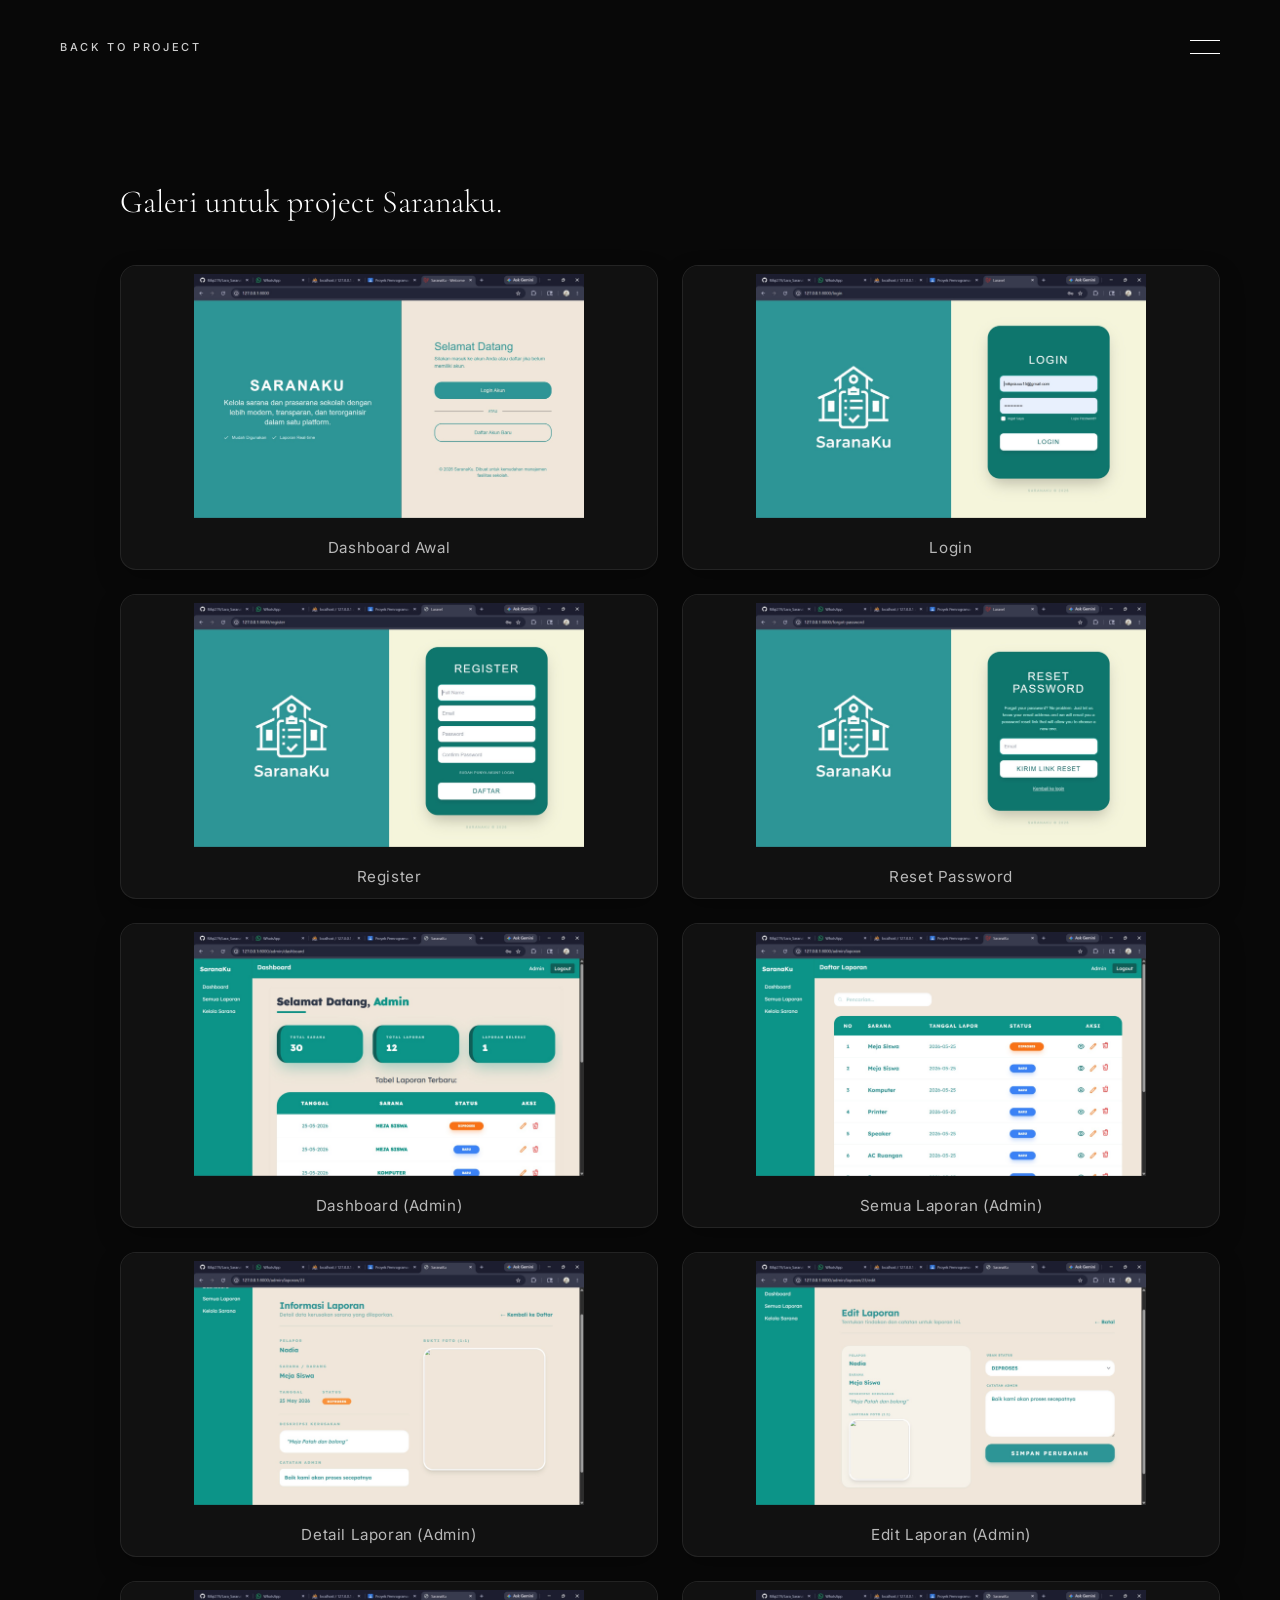
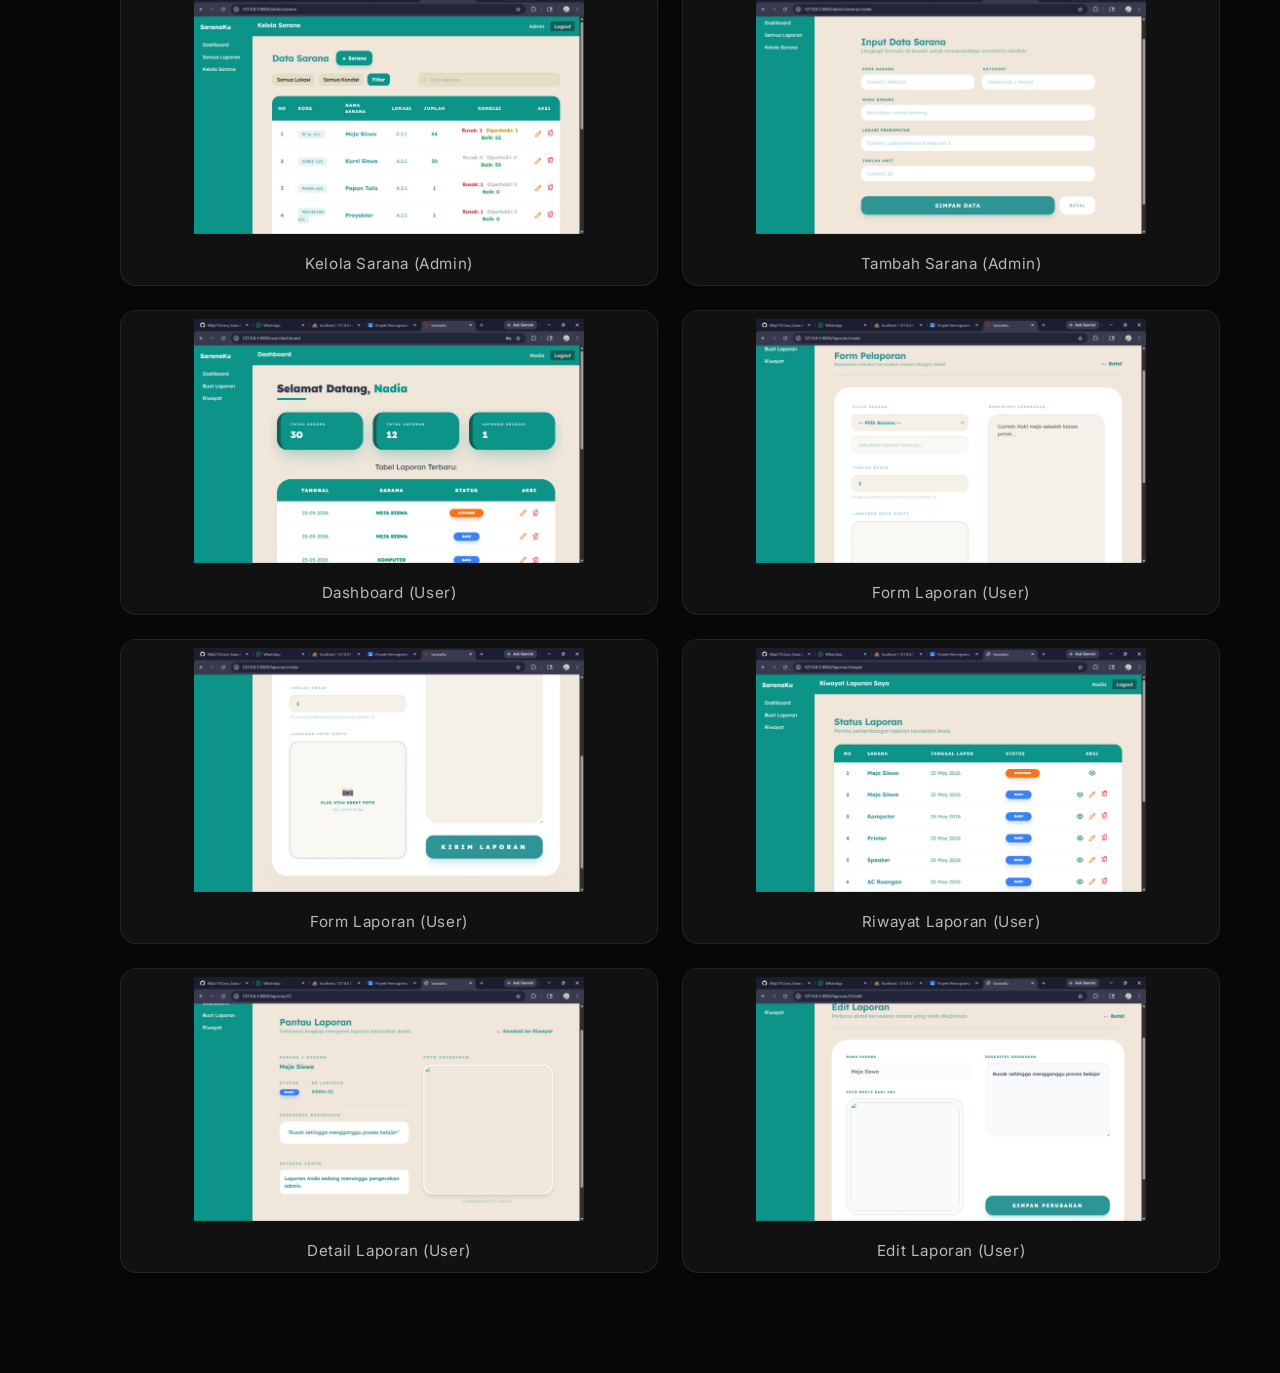
<file: saranaku.html>
<!DOCTYPE html>
<html lang="id">
<head>
    <meta charset="UTF-8">
    <meta name="viewport" content="width=device-width, initial-scale=1.0">
    <title>Saranaku Gallery</title>
    <link rel="stylesheet" href="style.css">
    <style>
        body.lh-inner-body {
            background-color: var(--black);
            color: var(--white);
        }

        .gallery {
            display: grid;
            grid-template-columns: repeat(2, minmax(0, 1fr));
            gap: 24px;
        }

        .photo-card {
            background: rgba(255, 255, 255, 0.04);
            border: 1px solid rgba(255, 255, 255, 0.08);
            border-radius: 16px;
            overflow: hidden;
            box-shadow: 0 10px 24px rgba(0, 0, 0, 0.25);
        }

        .photo-card img {
            width: 100%;
            height: 260px;
            object-fit: contain;
            object-position: center;
            display: block;
            background-color: #111;
            padding: 8px;
            box-sizing: border-box;
            image-rendering: auto;
            -webkit-backface-visibility: hidden;
            backface-visibility: hidden;
        }

        .photo-name {
            padding: 12px 14px;
            text-align: center;
            font-size: 0.95rem;
            color: rgba(255, 255, 255, 0.7);
            letter-spacing: 0.04em;
        }

        @media (max-width: 900px) {
            .lh-grid-layout {
                grid-template-columns: 1fr;
                gap: 30px;
            }

            .lh-grid-col-right {
                padding-left: 0;
            }

            .gallery {
                grid-template-columns: 1fr;
            }
        }
    </style>
</head>
<body class="lh-inner-body">
    <header class="lh-header inner-header">
        <a href="project.html" id="lh-back-to-menu" class="lh-back-to-menu">BACK TO PROJECT</a>
        <button id="lh-menu-trigger" class="lh-menu-btn" aria-label="Toggle Menu">
            <span class="line-top"></span>
            <span class="line-bottom"></span>
        </button>
    </header>

    <div id="lh-menu-overlay" class="lh-menu-overlay">
        <div class="lh-menu-container">
            <nav class="lh-nav-large">
                <div class="nav-item-wrap"><a href="aboutme.html" class="nav-link-large"><span>01 /</span> ABOUT</a></div>
                <div class="nav-item-wrap"><a href="education.html" class="nav-link-large"><span>02 /</span> EDUCATION</a></div>
                <div class="nav-item-wrap"><a href="blog.html" class="nav-link-large"><span>03 /</span> BLOG</a></div>
                <div class="nav-item-wrap"><a href="project.html" class="nav-link-large active-page"><span>04 /</span> PROJECT</a></div>
            </nav>
        </div>
    </div>

    <main class="lh-content-wrap fade-in-page">

            <div class="lh-grid-col-right">
                <p class="lh-editorial-lead">Galeri untuk project Saranaku.</p>
                <div class="gallery">
                    <div class="photo-card">
                        <img src="saranakugalerry/01_DashboardAwal.png" alt="Foto Dashboard Awal">
                        <div class="photo-name">Dashboard Awal</div>
                    </div>
                    <div class="photo-card">
                        <img src="saranakugalerry/02_Login.png" alt="Foto Login">
                        <div class="photo-name">Login</div>
                    </div>
                    <div class="photo-card">
                        <img src="saranakugalerry/03_Register.png" alt="Foto Register">
                        <div class="photo-name">Register</div>
                    </div>
                    <div class="photo-card">
                        <img src="saranakugalerry/04_ResetPassword.png" alt="Foto Reset Password">
                        <div class="photo-name">Reset Password</div>
                    </div>
                    <div class="photo-card">
                        <img src="saranakugalerry/05_DashboardAdmin.png" alt="Foto Dashboard">
                        <div class="photo-name">Dashboard (Admin)</div>
                    </div>
                    <div class="photo-card">
                        <img src="saranakugalerry/06_SemuaLaporanAdmin.png" alt="Foto Semua Laporan Admin">
                        <div class="photo-name">Semua Laporan (Admin)</div>
                    </div>
                    <div class="photo-card">
                        <img src="saranakugalerry/07_ReadLaporanAdmin.png" alt="Foto Detail Laporan Admin">
                        <div class="photo-name">Detail Laporan (Admin)</div>
                    </div>        
                    <div class="photo-card">
                        <img src="saranakugalerry/08_EditLaporanAdmin.png" alt="Foto Edit Laporan Admin">
                        <div class="photo-name">Edit Laporan (Admin)</div>
                    </div>
                    <div class="photo-card">
                        <img src="saranakugalerry/09_KelolaSaranaAdmin.png" alt="Foto Kelola Sarana Admin">
                        <div class="photo-name">Kelola Sarana (Admin)</div>
                    </div>
                    <div class="photo-card">
                        <img src="saranakugalerry/10_TambahSaranaAdmin.png" alt="Foto Tambah Sarana Admin">
                        <div class="photo-name">Tambah Sarana (Admin)</div>
                    </div>
                    <div class="photo-card">
                        <img src="saranakugalerry/11_DashboardUser.png" alt="Foto Dashboard User">
                        <div class="photo-name">Dashboard (User)</div>
                    </div>
                    <div class="photo-card">
                        <img src="saranakugalerry/12_FormLaporanUser.png" alt="Foto Form Laporan User">
                        <div class="photo-name">Form Laporan (User)</div>
                    </div>
                    <div class="photo-card">
                        <img src="saranakugalerry/13_FormLaporanUser2.png" alt="Foto Semua Laporan User 2">
                        <div class="photo-name">Form Laporan (User)</div>
                    </div>
                    <div class="photo-card">
                        <img src="saranakugalerry/14_RiwayatLaporanUser.png" alt="Foto Riwayat Laporan User">
                        <div class="photo-name">Riwayat Laporan (User)</div>
                    </div>
                    <div class="photo-card">
                        <img src="saranakugalerry/15_ReadLaporanUser.png" alt="Foto Detail Laporan User">
                        <div class="photo-name">Detail Laporan (User)</div>
                    </div>
                    <div class="photo-card">
                        <img src="saranakugalerry/16_EditLaporanUser.png" alt="Foto Edit Laporan User">
                        <div class="photo-name">Edit Laporan (User)</div>
                    </div>                        
                </div>
            </div>
        </div>
    </main>

    <script src="script.js"></script>
</body>
</html>
</file>
<file: style.css>
@import url('https://fonts.googleapis.com/css2?family=Cormorant+Garamond:ital,wght@0,300;0,400;0,700;1,400&family=Inter:wght@300;400;500;700&display=swap');

:root {
    --black: #080808;
    --white: #ffffff;
    --gray-muted: #8e8e93;
    --gray-dark: #1c1c1e;
    --border-color: rgba(255, 255, 255, 0.08);

    --font-serif: 'Cormorant Garamond', serif;
    --font-sans: 'Inter', sans-serif;
}

* {
    margin: 0;
    padding: 0;
    box-sizing: border-box;
}

body {
    background-color: var(--black);
    color: var(--white);
    font-family: var(--font-sans);
    -webkit-font-smoothing: antialiased;
}

.page-transition {
    position: fixed;
    inset: 0;
    width: 100%;
    height: 100%;
    background: linear-gradient(90deg, rgba(8,8,8,0.02), rgba(8,8,8,0.08));
    z-index: 400;
    opacity: 0;
    pointer-events: none;
    transition: opacity 0.25s ease;
}

.page-transition.is-active {
    opacity: 1;
    pointer-events: auto;
}

::-webkit-scrollbar { width: 4px; }
::-webkit-scrollbar-track { background: var(--black); }
::-webkit-scrollbar-thumb { background: var(--gray-dark); }
::-webkit-scrollbar-thumb:hover { background: var(--white); }

.lh-home-body {
    overflow-y: auto;
    background-color: #0d0d0d;
    font-family: 'Inter', -apple-system, BlinkMacSystemFont, sans-serif;
}

.lh-contact {
    padding: 100px 24px;
    background-color: #121212;
    display: flex;
    justify-content: center;
    align-items: center;
    min-height: 80vh;
}

.lh-contact-container {
    width: 100%;
    max-width: 520px;
    text-align: left;
}

.lh-contact-container h2 {
    font-size: 2.5rem;
    font-weight: 700;
    letter-spacing: -0.03em;
    color: #ffffff;
    margin-bottom: 8px;
    text-align: center;
    text-transform: uppercase;
}

.lh-contact-container p {
    font-size: 1rem;
    color: #a0a0a0;
    margin-bottom: 40px;
    line-height: 1.5;
    text-align: left;
}

.lh-email-form {
    display: flex;
    flex-direction: column;
    gap: 28px;
    text-align: center;
}

.form-group {
    display: flex;
    flex-direction: column;
    gap: 8px;
}

.form-group label {
    font-size: 0.8rem;
    font-weight: 600;
    text-transform: uppercase;
    letter-spacing: 0.1em;
    color: #888888;
    text-align: left;
}

.form-group input,
.form-group textarea {
    width: 100%;
    padding: 14px 16px;
    background-color: #1a1a1a;
    border: 1px solid #2a2a2a;
    border-radius: 6px;
    color: #ffffff;
    font-size: 0.95rem;
    transition: all 0.3s ease;
    box-sizing: border-box;
}

.form-group textarea {
    resize: none;
}

.form-group input:focus,
.form-group textarea:focus {
    outline: none;
    border-color: #ffffff;
    background-color: #222222;
}

.form-group input::placeholder,
.form-group textarea::placeholder {
    color: #555555;
}

.lh-btn-submit {
    margin-top: 10px;
    padding: 16px 20px;
    background-color: #ffffff;
    color: #000000;
    border: none;
    border-radius: 6px;
    font-size: 0.9rem;
    font-weight: 700;
    text-transform: uppercase;
    letter-spacing: 0.05em;
    cursor: pointer;
    transition: all 0.25s ease;
}

.lh-btn-submit:hover {
    background-color: #e5e5e5;
    transform: translateY(-2px);
    box-shadow: 0 5px 15px rgba(255, 255, 255, 0.1);
}

.lh-btn-submit:active {
    transform: translateY(0);
}

.lh-header {
    position: fixed;
    top: 0;
    left: 0;
    width: 100%;
    z-index: 200; /* Paling atas */
    padding: 40px 60px;
    display: flex;
    justify-content: space-between;
    align-items: center;
}

.lh-logo {
    font-size: 12px;
    font-weight: 700;
    letter-spacing: 0.3em;
    text-transform: uppercase;
    color: var(--white);
    text-decoration: none;
    transition: opacity 0.3s;
}

.lh-logo:hover { opacity: 0.6; }

.lh-back-to-menu {
    color: var(--white);
    text-decoration: none;
    font-size: 11px;
    font-weight: 500;
    letter-spacing: 0.24em;
    text-transform: uppercase;
    opacity: 0.8;
    transition: opacity 0.3s ease, transform 0.3s ease;
}

.lh-back-to-menu:hover {
    opacity: 1;
    transform: translateX(-4px);
}

.lh-menu-btn {
    background: none;
    border: none;
    cursor: pointer;
    width: 30px;
    height: 14px;
    display: flex;
    flex-direction: column;
    justify-content: space-between;
}

.lh-menu-btn span {
    display: block;
    width: 100%;
    height: 1px;
    background-color: var(--white);
    transition: transform 0.4s cubic-bezier(0.16, 1, 0.3, 1), opacity 0.4s;
}

.lh-menu-btn.menu-open .line-top {
    transform: translateY(6.5px) rotate(45deg);
}
.lh-menu-btn.menu-open .line-bottom {
    transform: translateY(-6.5px) rotate(-45deg);
}

.lh-menu-overlay {
    position: fixed;
    inset: 0;
    width: 100vw;
    height: 100vh;
    
    background-color: rgba(8, 8, 8, 0.75); 

    backdrop-filter: blur(15px); 
    -webkit-backdrop-filter: blur(15px);
    
    z-index: 150;
    display: flex;
    align-items: center;
    padding: 0 10%;
    transform: translateY(-100%);
    transition: transform 0.6s cubic-bezier(0.16, 1, 0.3, 1);
}

.lh-menu-overlay.open {
    transform: translateY(0);
}

.lh-menu-container {
    width: 100%;
    max-width: 1200px;
    display: flex;
    flex-direction: column;
    justify-content: space-between;
    min-height: 60vh;
    gap: 32px;
}

.lh-overlay-content {
    display: grid;
    grid-template-columns: 1.2fr 0.8fr;
    gap: 40px;
    align-items: start;
}

.lh-nav-large {
    display: flex;
    flex-direction: column;
    gap: 20px;
}

.lh-overlay-side {
    display: flex;
    flex-direction: column;
    gap: 20px;
}

.lh-project-card,
.lh-contact-form {
    background: rgba(255, 255, 255, 0.05);
    border: 1px solid rgba(255, 255, 255, 0.08);
    border-radius: 16px;
    padding: 24px;
    backdrop-filter: blur(10px);
    -webkit-backdrop-filter: blur(10px);
}

.lh-panel-label {
    font-size: 10px;
    letter-spacing: 0.25em;
    color: rgba(255, 255, 255, 0.45);
    text-transform: uppercase;
    margin-bottom: 14px;
}

.lh-project-list {
    display: flex;
    flex-direction: column;
    gap: 12px;
}

.lh-project-list a {
    color: var(--white);
    text-decoration: none;
    transition: color 0.3s ease, transform 0.3s ease;
    display: inline-block;
}

.lh-project-list a span {
    font-size: 0.95rem;
    display: inline-block;
}

.lh-project-list a:hover {
    color: rgba(255, 255, 255, 0.7);
    transform: translateX(4px);
}

.lh-contact-form {
    display: flex;
    flex-direction: column;
    gap: 12px;
}

.lh-contact-form input,
.lh-contact-form textarea {
    width: 100%;
    border: 1px solid rgba(255, 255, 255, 0.12);
    background: rgba(8, 8, 8, 0.4);
    color: var(--white);
    padding: 12px 14px;
    border-radius: 10px;
    font: inherit;
}

.lh-contact-form input::placeholder,
.lh-contact-form textarea::placeholder {
    color: rgba(255, 255, 255, 0.4);
}

.lh-contact-form button {
    border: none;
    background: var(--white);
    color: var(--black);
    padding: 12px 16px;
    border-radius: 999px;
    font-weight: 600;
    cursor: pointer;
    transition: transform 0.3s ease, opacity 0.3s ease;
}

.lh-contact-form button:hover {
    transform: translateY(-2px);
    opacity: 0.9;
}

.lh-form-status {
    font-size: 0.85rem;
    color: rgba(255, 255, 255, 0.7);
    min-height: 1.2rem;
}

.lh-form-status.error {
    color: #ffb4b4;
}

@media (max-width: 900px) {
    .lh-overlay-content {
        grid-template-columns: 1fr;
    }

    .lh-menu-container {
        min-height: auto;
        padding-bottom: 20px;
    }
}

.project-grid {
    display: grid;
    grid-template-columns: repeat(2, minmax(0, 1fr));
    gap: 24px;
}

.project-card {
    background: rgba(255, 255, 255, 0.04);
    border: 1px solid rgba(255, 255, 255, 0.08);
    border-radius: 20px;
    overflow: hidden;
    text-decoration: none;
    color: inherit;
    transition: transform 0.3s ease, box-shadow 0.3s ease;
}

.project-card:hover {
    transform: translateY(-4px);
    box-shadow: 0 16px 36px rgba(0, 0, 0, 0.35);
}

.project-card img {
    width: 100%;
    display: block;
    height: 240px;
    object-fit: cover;
}

.project-content {
    padding: 18px 20px 22px;
}

.project-content h3 {
    margin: 0 0 8px;
    font-size: 1.05rem;
    font-family: var(--font-serif);
}

.project-content p {
    margin: 0;
    line-height: 1.6;
    color: var(--gray-muted);
    font-size: 0.95rem;
}

@media (max-width: 700px) {
    .project-grid {
        grid-template-columns: 1fr;
    }
}

.nav-item-wrap { overflow: hidden; }

.nav-link-large {
    font-family: var(--font-serif);
    font-size: clamp(2.5rem, 6vw, 5.5rem);
    font-weight: 300;
    color: var(--white);
    text-decoration: none;
    text-transform: uppercase;
    line-height: 1.1;
    display: inline-block;
    transition: transform 0.3s, opacity 0.3s;
}

.nav-link-large span {
    font-family: var(--font-sans);
    font-size: 16px;
    vertical-align: super;
    margin-right: 15px;
    color: rgba(255, 255, 255, 0.3);
}

.nav-link-large:hover {
    transform: translateX(20px);
}

.active-page {
    border-bottom: 1px solid var(--white);
}

.lh-menu-footer {
    display: flex;
    justify-content: space-between;
    align-items: center;
    border-top: 1px solid var(--border-color);
    padding-top: 30px;
}

.menu-tagline {
    font-size: 10px;
    letter-spacing: 0.25em;
    color: var(--gray-muted);
}

.menu-socials { display: flex; gap: 30px; }
.menu-socials a {
    font-size: 11px;
    letter-spacing: 0.15em;
    color: rgba(255, 255, 255, 0.5);
    text-decoration: none;
    transition: color 0.3s;
}
.menu-socials a:hover { color: var(--white); }

.lh-hero {
    position: relative;
    height: 100vh;
    width: 100vw;
    display: flex;
    flex-direction: column;
    justify-content: center;
    align-items: center;
    overflow: hidden;
}

.lh-hero-bg {
    position: absolute;
    inset: 0;
    background-size: cover;
    background-position: center;
    transform: scale(1.05);
}

.lh-hero-overlay {
    position: absolute;
    inset: 0;
    background: linear-gradient(to bottom, rgba(8,8,8,0.3) 0%, rgba(8,8,8,0.9) 100%);
}

.lh-hero-center {
    position: relative;
    z-index: 10;
    text-align: center;
}

.lh-main-name {
    font-family: var(--font-serif);
    font-size: clamp(3rem, 8vw, 7.5rem);
    font-weight: 400;
    letter-spacing: -0.02em;
    line-height: 0.9;
    margin-bottom: 20px;
}

.lh-main-subtitle {
    font-size: clamp(11px, 1.5vw, 14px);
    letter-spacing: 0.5em;
    color: rgba(255, 255, 255, 0.6);
    text-transform: uppercase;
}

.lh-hero-bottom {
    position: absolute;
    bottom: 50px;
    z-index: 10;
}

.lh-social-links-fixed {
    display: flex;
    gap: 15px;
    font-size: 11px;
    letter-spacing: 0.1em;
}

.lh-social-links-fixed a,
.lh-hero-bottom a {
    color: rgba(255, 255, 255, 0.4);
    text-decoration: none;
    transition: color 0.3s;
}

.lh-social-links-fixed a:hover,
.lh-hero-bottom a:hover {
    color: var(--white);
}

.lh-social-links-fixed .sep,
.lh-hero-bottom .sep {
    color: rgba(255, 255, 255, 0.15);
}

.lh-inner-body { background-color: var(--black); }

.lh-content-wrap {
    padding: 180px 60px 100px 60px;
    max-width: 1600px;
    margin: 0 auto;
}

.lh-grid-layout {
    display: grid;
    grid-template-columns: repeat(12, 1fr);
    gap: 60px;
}

.lh-grid-col-left {
    grid-column: span 4;
}

.sticky-title {
    position: shrink;
    top: 180px;
}

.lh-section-num {
    font-size: 11px;
    font-weight: 700;
    letter-spacing: 0.2em;
    color: var(--gray-muted);
    display: block;
    margin-bottom: 15px;
}

.lh-page-heading {
    font-family: var(--font-serif);
    font-size: clamp(3rem, 5vw, 5.5rem);
    font-weight: 400;
    line-height: 1;
    text-transform: uppercase;
}

.lh-grid-col-right {
    grid-column: span 8;
    padding-left: 60px;
}

.lh-profile-photo-wrap {
    margin: 0 auto 30px auto;
    width: min(100%, 320px);
}

.lh-profile-photo {
    width: 100%;
    display: block;
    border-radius: 16px;
    border: 1px solid rgba(255, 255, 255, 0.1);
    object-fit: cover;
    aspect-ratio: 4 / 5;
    box-shadow: 0 20px 40px rgba(0, 0, 0, 0.25);
}

.lh-editorial-lead {
    font-family: var(--font-serif);
    font-size: clamp(1.5rem, 2.5vw, 2.2rem);
    font-weight: 300;
    line-height: 1.4;
    color: var(--white);
    margin-bottom: 40px;
}

.lh-editorial-body p {
    font-size: 16px;
    line-height: 1.8;
    color: var(--gray-muted);
    margin-bottom: 25px;
    font-weight: 300;
}

.lh-line-divider {
    height: 1px;
    background-color: var(--border-color);
    width: 100%;
    margin: 60px 0;
}

.lh-dual-spec {
    display: grid;
    grid-template-columns: 1fr 1fr;
    gap: 40px;
}

.lh-education-list {
    display: flex;
    flex-direction: column;
    gap: 24px;
}

.lh-education-item {
    padding: 24px 0;
    border-bottom: 1px solid var(--border-color);
}

.lh-education-item:last-child {
    border-bottom: none;
}

.lh-education-item .edu-year {
    display: inline-block;
    font-size: 11px;
    letter-spacing: 0.2em;
    color: var(--gray-muted);
    margin-bottom: 8px;
    text-transform: uppercase;
}

.lh-education-item h3 {
    font-family: var(--font-serif);
    font-size: 1.35rem;
    font-weight: 400;
    color: var(--white);
    margin-bottom: 10px;
}

.lh-education-item p {
    font-size: 14px;
    line-height: 1.7;
    color: var(--gray-muted);
    font-weight: 300;
}

.spec-block h3 {
    font-size: 11px;
    letter-spacing: 0.2em;
    margin-bottom: 20px;
    color: var(--white);
}

.spec-block ul { list-style: none; display: flex; flex-direction: column; gap: 12px; }
.spec-block li { font-size: 13px; color: var(--gray-muted); font-weight: 300; }

.lh-editorial-list {
    display: flex;
    flex-direction: column;
}

.lh-list-item {
    display: block;
    padding: 40px 0;
    color: var(--white);
    text-decoration: none;
    transition: background-color 0.3s;
}

.item-summary {
    display: grid;
    grid-template-columns: 100px 1fr 40px;
    align-items: start;
    cursor: pointer;
    list-style: none;
}

.item-summary::-webkit-details-marker {
    display: none;
}

.item-index {
    font-size: 11px;
    font-weight: 700;
    color: var(--gray-dark);
    padding-top: 6px;
    transition: color 0.3s;
}

.item-content h3 {
    font-family: var(--font-serif);
    font-size: 24px;
    font-weight: 400;
    margin-bottom: 10px;
    line-height: 1.2;
}

.item-content p {
    font-size: 14px;
    color: var(--gray-muted);
    font-weight: 300;
    line-height: 1.6;
}

.item-arrow {
    font-size: 20px;
    color: rgba(255, 255, 255, 0.2);
    text-align: right;
    transition: transform 0.4s, color 0.4s;
}

.item-detail {
    grid-column: 2 / 3;
    margin-top: 18px;
    padding-right: 20px;
    color: var(--gray-muted);
    font-size: 14px;
    line-height: 1.8;
    font-weight: 300;
}

.lh-list-item:hover {
    background-color: rgba(255, 255, 255, 0.01);
}
.lh-list-item:hover .item-index,
.lh-list-item:hover .item-arrow {
    color: var(--white);
}
.lh-list-item:hover .item-arrow {
    transform: translateX(5px);
}

.lh-list-item[open] {
    background-color: rgba(255, 255, 255, 0.02);
}

.lh-list-item[open] .item-arrow {
    transform: rotate(90deg);
    color: var(--white);
}

.fade-in-page {
    opacity: 0;
    transform: translateY(15px);
    animation: lhFadeIn 1s cubic-bezier(0.16, 1, 0.3, 1) forwards;
}

@keyframes lhFadeIn {
    to { opacity: 1; transform: translateY(0); }
}

@media (max-width: 992px) {
    .lh-header { padding: 30px; }
    .lh-content-wrap { padding: 140px 30px 60px 30px; }
    .lh-grid-layout { grid-template-columns: 1fr; gap: 40px; }
    .lh-grid-col-left, .lh-grid-col-right { grid-column: span 12; }
    .lh-grid-col-right { border-left: none; padding-left: 0; }
    .lh-dual-spec { grid-template-columns: 1fr; }
    .item-summary { grid-template-columns: 1fr 40px; gap: 15px; }
    .item-index { display: none; }
}
</file>
